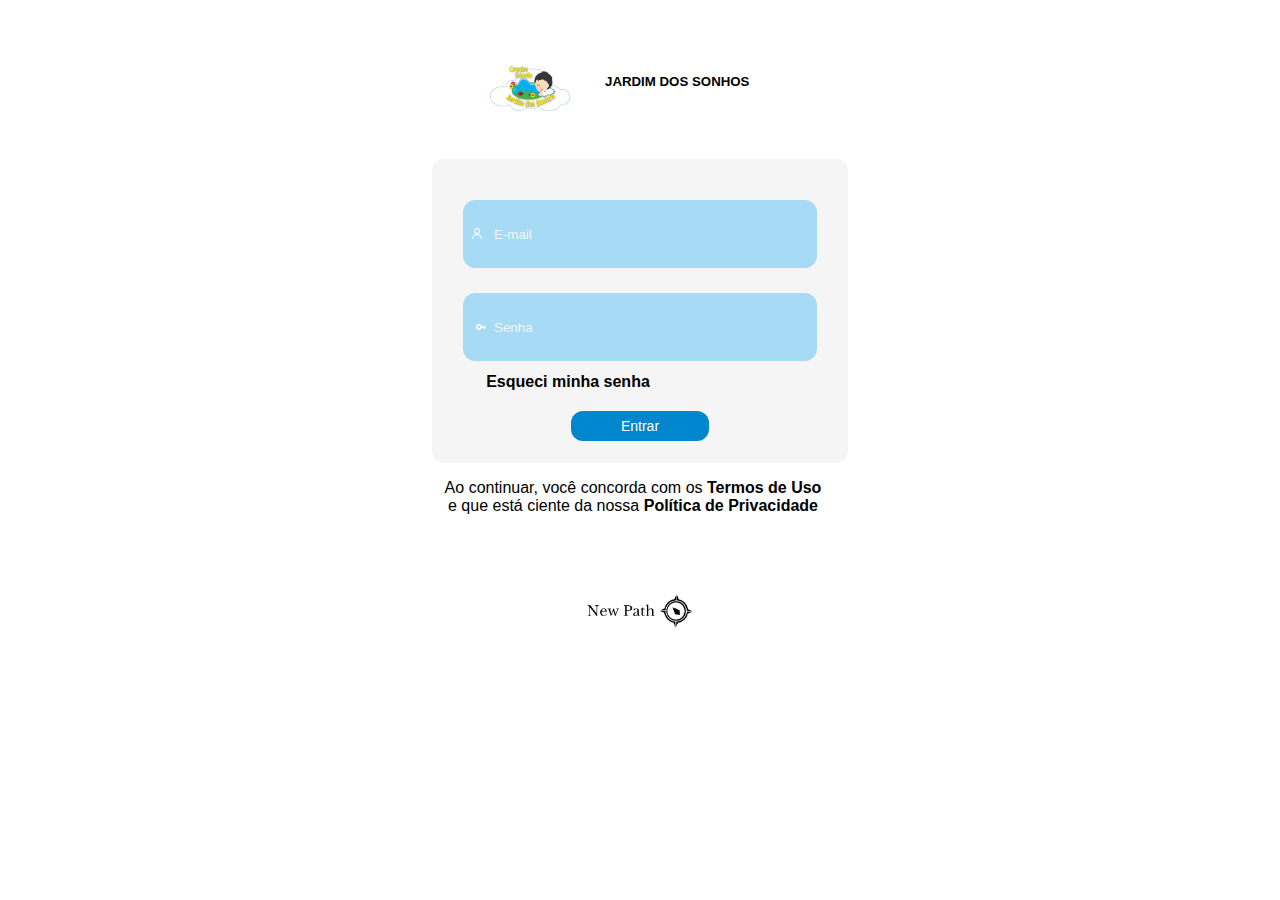
<file: html/index.html>
<!DOCTYPE html>
<html lang="pt-br">
<head>
    <meta charset="UTF-8">
    <meta http-equiv="X-UA-Compatible" content="IE=edge">
    <meta name="viewport" content="width=device-width, initial-scale=1.0">
    <link rel="stylesheet" href="../css/style.css">
    <title>Creche</title>
</head>
<body>
    <div class="container">
    <img src="../imagens/creche.png" class="img"> <h5>JARDIM DOS SONHOS</h5>
</div>

<form id="form" action="menuPrincipal.html" method="get">
    <div class="usuario">
      <input type="email" name="email" id="email" placeholder="E-mail" required>
    </div>
      
    <div class="senha">
      <input type="password" name="senha" id="senha" placeholder="Senha" minlength="8" required>
    </div>
      
    <a href="../html/esqueceuSenha.html" class="esqueceu"><strong>Esqueci minha senha</strong></a>
    <input type="submit" value="Entrar" class="entrar">
  </form>

    <p class="termo">Ao continuar, você concorda com os <strong>Termos de Uso</strong> <br>e que está ciente da nossa <strong>Política de Privacidade</strong></p>
    <img src="../imagens/new path.png" class="path">

    
</body>
</html>
</file>
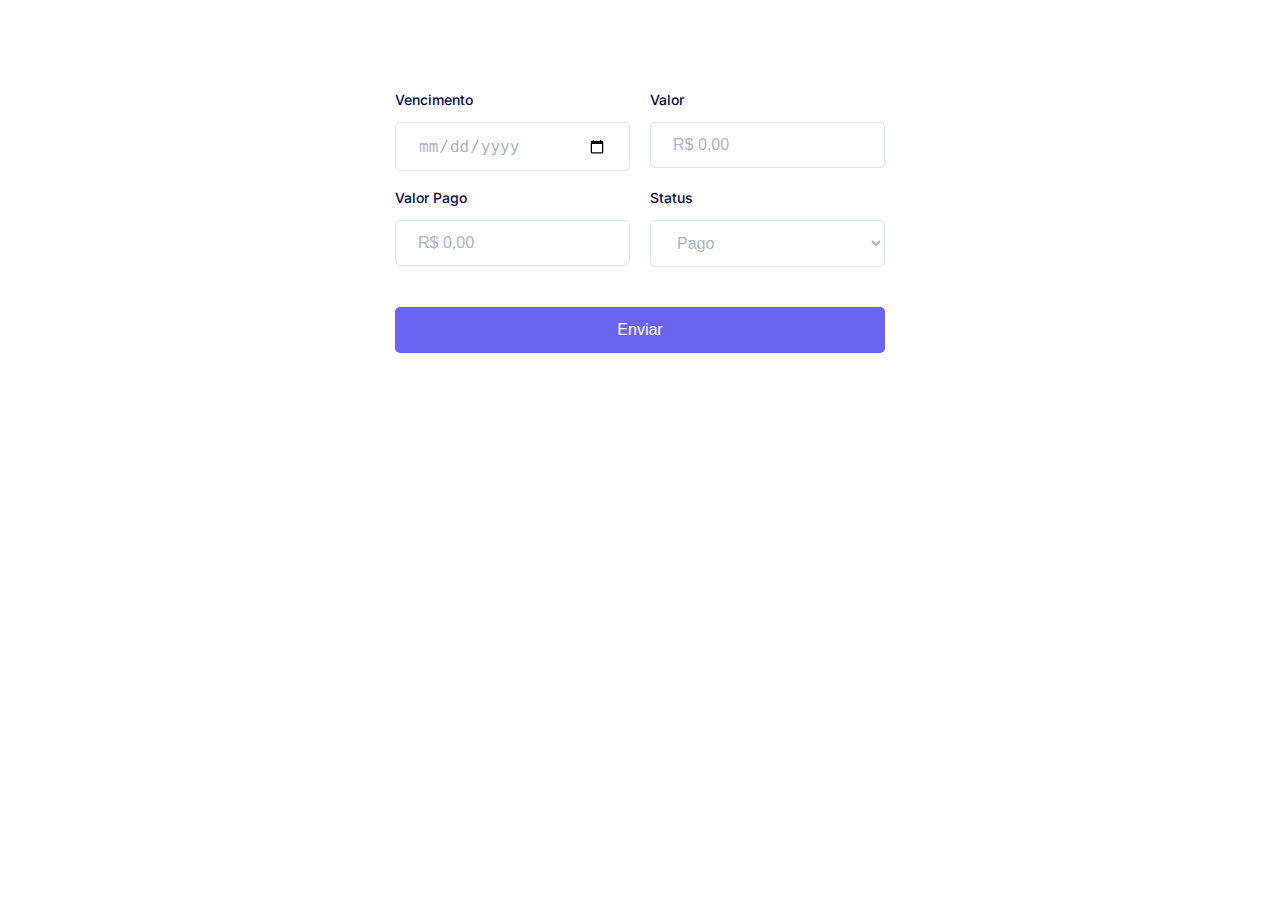
<file: formularios/form-financa.html>
<!DOCTYPE html>
<html lang="pt-br">
<head>
    <meta charset="UTF-8">
    <meta name="viewport" content="width=device-width, initial-scale=1.0">
    <title>Formulário de Saúde</title>
</head>
<body>

    
    
<div class="formbold-main-wrapper">
    <!-- Author: FormBold Team -->
    <!-- Learn More: https://formbold.com -->
    <div class="formbold-form-wrapper">
      <form action="https://formbold.com/s/FORM_ID" method="POST">
        <div class="formbold-input-flex">
          <div>
            <label for="firstname" class="formbold-form-label"> Vencimento </label>
            <input
              type="date"
              name="firstname"
              id="firstname"
              placeholder=""
              class="formbold-form-input"
            />
          </div>
  
          <div class="tooltip">
            <label for="lastname" class="formbold-form-label"> Valor </label>
            <input
              type="text"
              name="lastname"
              id="lastname"
              placeholder="R$ 0,00"
              class="formbold-form-input"
              oninput="addCurrencySymbol(this)"
            />
            <span class="tooltiptext">não esqueça de acrescentar os centavos.</span>
          </div>
        </div>
  
        <div class="formbold-input-flex">
            <div class="tooltip-2">
                <label for="email" class="formbold-form-label"> Valor Pago </label>
              <input
              type="text"
              name="lastname"
              id="lastname"
              placeholder="R$ 0,00"
              class="formbold-form-input"
              oninput="addCurrencySymbol(this)"
              />
              <span class="tooltiptext">não esqueça de acrescentar os centavos.</span>

          </div>
  
          <div>
            <label class="formbold-form-label">Status</label>

            <select class="formbold-form-input" name="occupation" id="occupation">
            <option value="pago">Pago</option>
            <option value="pendente">Pendente</option>
            </select>
        </div>
        </div>
  
       
        <button class="formbold-btn">Enviar</button>
      </form>
    </div>
  </div>
  <style>
    @import url('https://fonts.googleapis.com/css2?family=Inter:wght@400;500;600;700&display=swap');
    * {
      margin: 0;
      padding: 0;
      box-sizing: border-box;
    }
    body {
      font-family: 'Inter', sans-serif;
    }
    .formbold-mb-3 {
      margin-bottom: 15px;
    }
  
    .formbold-main-wrapper {
      display: flex;
      align-items: center;
      justify-content: center;
      padding: 48px;
    }
  
    .formbold-form-wrapper {
      margin: 0 auto;
      max-width: 570px;
      width: 100%;
      background: white;
      padding: 40px;
    }
  
    .formbold-img {
      display: block;
      margin: 0 auto 45px;
    }
  
    .formbold-input-wrapp > div {
      display: flex;
      gap: 20px;
    }
  
    .formbold-input-flex {
      display: flex;
      gap: 20px;
      margin-bottom: 15px;
    }
    .formbold-input-flex > div {
      width: 50%;
    }
    .formbold-form-input {
      width: 100%;
      padding: 13px 22px;
      border-radius: 5px;
      border: 1px solid #dde3ec;
      background: #ffffff;
      font-weight: 500;
      font-size: 16px;
      color: #536387;
      outline: none;
      resize: none;
    }
    .formbold-form-input::placeholder,
    select.formbold-form-input,
    .formbold-form-input[type='date']::-webkit-datetime-edit-text,
    .formbold-form-input[type='date']::-webkit-datetime-edit-month-field,
    .formbold-form-input[type='date']::-webkit-datetime-edit-day-field,
    .formbold-form-input[type='date']::-webkit-datetime-edit-year-field {
      color: rgba(83, 99, 135, 0.5);
    }
  
    .formbold-form-input:focus {
      border-color: #6a64f1;
      box-shadow: 0px 3px 8px rgba(0, 0, 0, 0.05);
    }
    .formbold-form-label {
      color: #07074D;
      font-weight: 500;
      font-size: 14px;
      line-height: 24px;
      display: block;
      margin-bottom: 10px;
    }
  
    .formbold-form-file-flex {
      display: flex;
      align-items: center;
      gap: 20px;
    }
    .formbold-form-file-flex .formbold-form-label {
      margin-bottom: 0;
    }
    .formbold-form-file {
      font-size: 14px;
      line-height: 24px;
      color: #536387;
    }
    .formbold-form-file::-webkit-file-upload-button {
      display: none;
    }
    .formbold-form-file:before {
      content: 'Upload file';
      display: inline-block;
      background: #EEEEEE;
      border: 0.5px solid #FBFBFB;
      box-shadow: inset 0px 0px 2px rgba(0, 0, 0, 0.25);
      border-radius: 3px;
      padding: 3px 12px;
      outline: none;
      white-space: nowrap;
      -webkit-user-select: none;
      cursor: pointer;
      color: #637381;
      font-weight: 500;
      font-size: 12px;
      line-height: 16px;
      margin-right: 10px;
    }
  
    .formbold-btn {
      text-align: center;
      width: 100%;
      font-size: 16px;
      border-radius: 5px;
      padding: 14px 25px;
      border: none;
      font-weight: 500;
      background-color: #6a64f1;
      color: white;
      cursor: pointer;
      margin-top: 25px;
    }
    .formbold-btn:hover {
      box-shadow: 0px 3px 8px rgba(0, 0, 0, 0.05);
    }
  
    .formbold-w-45 {
      width: 45%;
    }

    .tooltip {
    position: relative;
    display: inline-block;
    cursor: pointer;
  }

  .tooltip .tooltiptext {
    visibility: hidden;
    width: 200px;
    background-color: #333;
    color: #fff;
    text-align: center;
    border-radius: 4px;
    padding: 5px;
    position: absolute;
    z-index: 1;
    bottom: 0%;
    left: 150%;
    margin-left: -100px;
    opacity: 0;
    transition: ease-in-out 0.3s;
  }

  .tooltip:hover .tooltiptext {
    visibility: visible;
    opacity: 1;
  }

  .tooltip-2 {
    position: relative;
    display: inline-block;
    cursor: pointer;
  }

  .tooltip-2 .tooltiptext {
    visibility: hidden;
    width: 200px;
    background-color: #333;
    color: #fff;
    text-align: center;
    border-radius: 4px;
    padding: 5px;
    position: absolute;
    z-index: 1;
    bottom: 0%;
    left: -90%;
    margin-right: 100px;
    opacity: 0;
    transition: ease-in-out 0.3s;
  }

  .tooltip-2:hover .tooltiptext {
    visibility: visible;
    opacity: 1;
  }


</style>
<script>
    function addCurrencySymbol(input) {
      var value = input.value;
      // Remove quaisquer caracteres não numéricos (exceto vírgulas e pontos)
      value = value.replace(/[^0-9,.]/g, '');
      // Verifica se há um valor numérico
      if (value !== '') {
        // Adiciona o prefixo "R$" ao valor
        value = 'R$ ' + value;
      }
      // Atualiza o valor do campo
      input.value = value;
    }
</script>
</body>
</html>
</file>
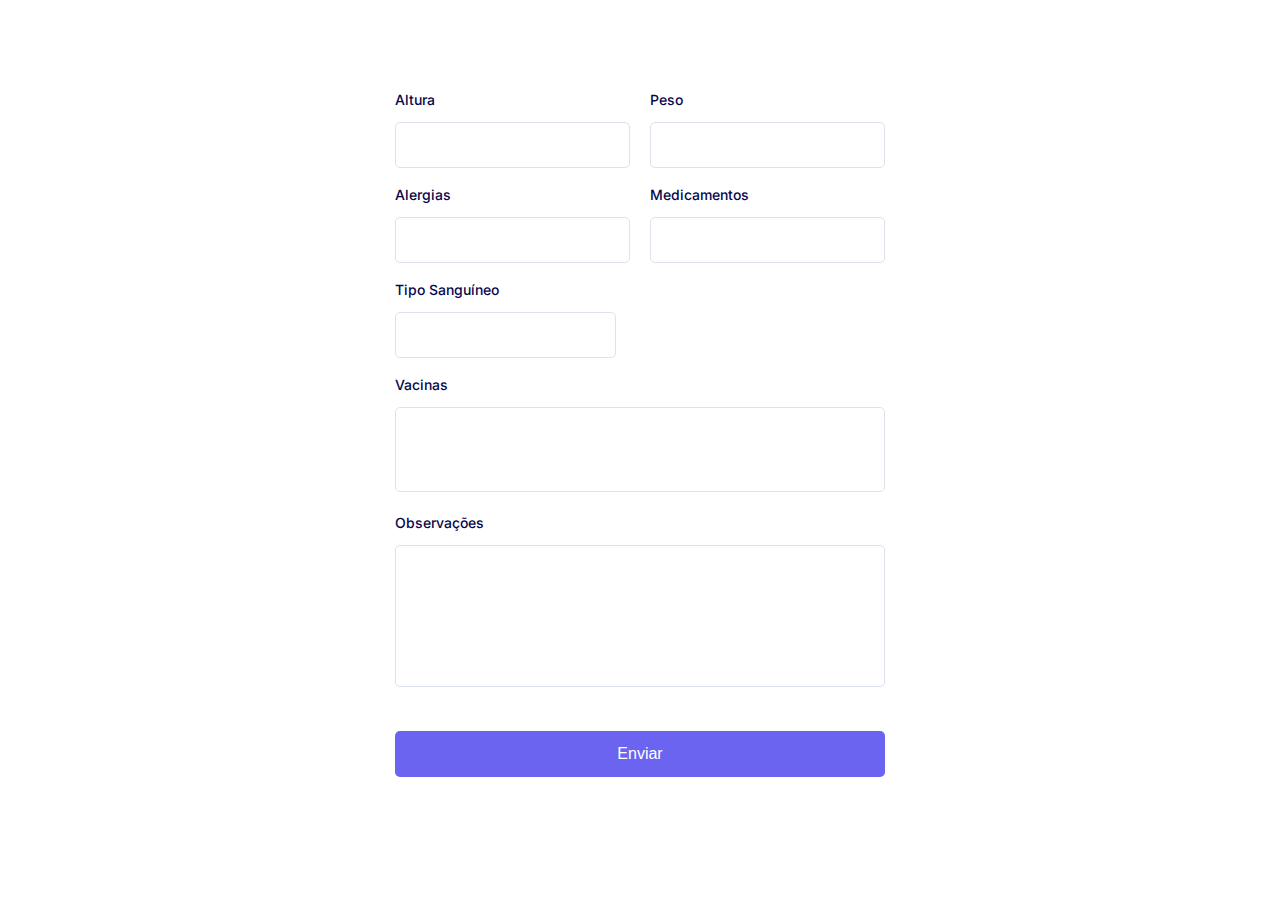
<file: formularios/form-medico.html>
<!DOCTYPE html>
<html lang="pt-br">
<head>
    <meta charset="UTF-8">
    <meta name="viewport" content="width=device-width, initial-scale=1.0">
    <title>Formulário de Saúde</title>
</head>
<body>
    
<div class="formbold-main-wrapper">
    <!-- Author: FormBold Team -->
    <!-- Learn More: https://formbold.com -->
    <div class="formbold-form-wrapper">
      <form action="https://formbold.com/s/FORM_ID" method="POST">
        <div class="formbold-input-flex">
          <div>
            <label for="firstname" class="formbold-form-label"> Altura </label>
            <input
              type="text"
              name="firstname"
              id="firstname"
              placeholder=""
              class="formbold-form-input"
            />
          </div>
  
          <div>
            <label for="lastname" class="formbold-form-label"> Peso </label>
            <input
              type="text"
              name="lastname"
              id="lastname"
              placeholder=""
              class="formbold-form-input"
            />
          </div>
        </div>
  
        <div class="formbold-input-flex">
          <div>
              <label for="email" class="formbold-form-label"> Alergias </label>
              <input
              type="text"
              name="email"
              id="email"
              placeholder=""
              class="formbold-form-input"
              />
          </div>
  
          <div>
            <label for="firstname" class="formbold-form-label"> Medicamentos </label>
            <input
              type="text"
              name="firstname"
              id="firstname"
              placeholder=""
              class="formbold-form-input"
            />
          </div>
        </div>
  
        <div class="formbold-mb-3 formbold-input-wrapp">
          <label for="phone" class="formbold-form-label"> Tipo Sanguíneo </label>
  
          <div>
            <input
              type="text"
              name="areacode"
              id="areacode"
              placeholder=""
              class="formbold-form-input formbold-w-45"
            />
          </div>
        </div>
  
        <div class="formbold-mb-3">
            <label for="message" class="formbold-form-label">
              Vacinas
            </label>
            <textarea
              rows="3"
              name="message"
              id="message"
              class="formbold-form-input"
            ></textarea>
          </div>
  
       
        <div class="formbold-mb-3">
          <label for="message" class="formbold-form-label">
            Observações
          </label>
          <textarea
            rows="6"
            name="message"
            id="message"
            class="formbold-form-input"
          ></textarea>
        </div>
  
       
        <button class="formbold-btn">Enviar</button>
      </form>
    </div>
  </div>
  <style>
    @import url('https://fonts.googleapis.com/css2?family=Inter:wght@400;500;600;700&display=swap');
    * {
      margin: 0;
      padding: 0;
      box-sizing: border-box;
    }
    body {
      font-family: 'Inter', sans-serif;
    }
    .formbold-mb-3 {
      margin-bottom: 15px;
    }
  
    .formbold-main-wrapper {
      display: flex;
      align-items: center;
      justify-content: center;
      padding: 48px;
    }
  
    .formbold-form-wrapper {
      margin: 0 auto;
      max-width: 570px;
      width: 100%;
      background: white;
      padding: 40px;
    }
  
    .formbold-img {
      display: block;
      margin: 0 auto 45px;
    }
  
    .formbold-input-wrapp > div {
      display: flex;
      gap: 20px;
    }
  
    .formbold-input-flex {
      display: flex;
      gap: 20px;
      margin-bottom: 15px;
    }
    .formbold-input-flex > div {
      width: 50%;
    }
    .formbold-form-input {
      width: 100%;
      padding: 13px 22px;
      border-radius: 5px;
      border: 1px solid #dde3ec;
      background: #ffffff;
      font-weight: 500;
      font-size: 16px;
      color: #536387;
      outline: none;
      resize: none;
    }
    .formbold-form-input::placeholder,
    select.formbold-form-input,
    .formbold-form-input[type='date']::-webkit-datetime-edit-text,
    .formbold-form-input[type='date']::-webkit-datetime-edit-month-field,
    .formbold-form-input[type='date']::-webkit-datetime-edit-day-field,
    .formbold-form-input[type='date']::-webkit-datetime-edit-year-field {
      color: rgba(83, 99, 135, 0.5);
    }
  
    .formbold-form-input:focus {
      border-color: #6a64f1;
      box-shadow: 0px 3px 8px rgba(0, 0, 0, 0.05);
    }
    .formbold-form-label {
      color: #07074D;
      font-weight: 500;
      font-size: 14px;
      line-height: 24px;
      display: block;
      margin-bottom: 10px;
    }
  
    .formbold-form-file-flex {
      display: flex;
      align-items: center;
      gap: 20px;
    }
    .formbold-form-file-flex .formbold-form-label {
      margin-bottom: 0;
    }
    .formbold-form-file {
      font-size: 14px;
      line-height: 24px;
      color: #536387;
    }
    .formbold-form-file::-webkit-file-upload-button {
      display: none;
    }
    .formbold-form-file:before {
      content: 'Upload file';
      display: inline-block;
      background: #EEEEEE;
      border: 0.5px solid #FBFBFB;
      box-shadow: inset 0px 0px 2px rgba(0, 0, 0, 0.25);
      border-radius: 3px;
      padding: 3px 12px;
      outline: none;
      white-space: nowrap;
      -webkit-user-select: none;
      cursor: pointer;
      color: #637381;
      font-weight: 500;
      font-size: 12px;
      line-height: 16px;
      margin-right: 10px;
    }
  
    .formbold-btn {
      text-align: center;
      width: 100%;
      font-size: 16px;
      border-radius: 5px;
      padding: 14px 25px;
      border: none;
      font-weight: 500;
      background-color: #6a64f1;
      color: white;
      cursor: pointer;
      margin-top: 25px;
    }
    .formbold-btn:hover {
      box-shadow: 0px 3px 8px rgba(0, 0, 0, 0.05);
    }
  
    .formbold-w-45 {
      width: 45%;
    }
</style>
</body>
</html>
</file>
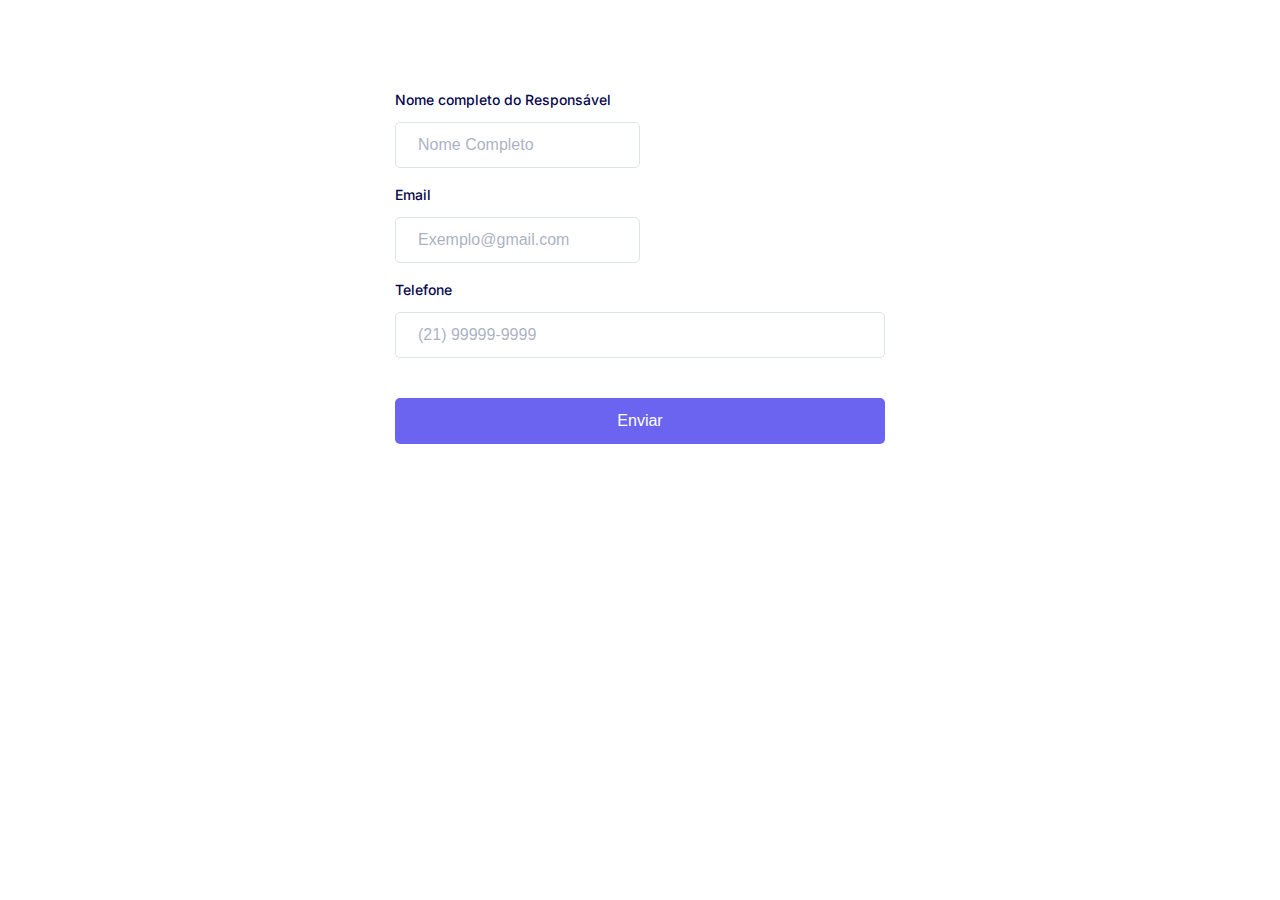
<file: formularios/form-perfil.html>
<!DOCTYPE html>
<html lang="pt-br">
<head>
    <meta charset="UTF-8">
    <meta name="viewport" content="width=device-width, initial-scale=1.0">
    <title>Formulário do Perfil</title>
</head>
<body>
    <div class="formbold-main-wrapper">
        <!-- Author: FormBold Team -->
        <!-- Learn More: https://formbold.com -->
        <div class="formbold-form-wrapper">
          <form action="https://formbold.com/s/FORM_ID" method="POST">
            <div class="formbold-input-flex">
              <div>
                <label for="firstname" class="formbold-form-label"> Nome completo do Responsável </label>
                <input
                  type="text"
                  name="firstname"
                  id="firstname"
                  placeholder="Nome Completo"
                  class="formbold-form-input"
                />
              </div>
            </div>
      
            <div class="formbold-input-flex">
              <div>
                  <label for="email" class="formbold-form-label"> Email </label>
                  <input
                  type="email"
                  name="email"
                  id="email"
                  placeholder="Exemplo@gmail.com"
                  class="formbold-form-input"
                  />
              </div>
      
             
            </div>
      
            <div class="formbold-mb-3 formbold-input-wrapp">
              <label for="phone" class="formbold-form-label"> Telefone </label>
      
              <div>
                <input
                  type="text"
                  name="phone"
                  id="phone"
                  placeholder="(21) 99999-9999"
                  class="formbold-form-input"
                />
              </div>
            </div>
      
            <button class="formbold-btn">Enviar</button>
          </form>
        </div>
      </div>
      <style>
        @import url('https://fonts.googleapis.com/css2?family=Inter:wght@400;500;600;700&display=swap');
        * {
          margin: 0;
          padding: 0;
          box-sizing: border-box;
        }
        body {
          font-family: 'Inter', sans-serif;
        }
        .formbold-mb-3 {
          margin-bottom: 15px;
        }
      
        .formbold-main-wrapper {
          display: flex;
          align-items: center;
          justify-content: center;
          padding: 48px;
        }
      
        .formbold-form-wrapper {
          margin: 0 auto;
          max-width: 570px;
          width: 100%;
          background: white;
          padding: 40px;
        }
      
        .formbold-img {
          display: block;
          margin: 0 auto 45px;
        }
      
        .formbold-input-wrapp > div {
          display: flex;
          gap: 20px;
        }
      
        .formbold-input-flex {
          display: flex;
          gap: 20px;
          margin-bottom: 15px;
        }
        .formbold-input-flex > div {
          width: 50%;
        }
        .formbold-form-input {
          width: 100%;
          padding: 13px 22px;
          border-radius: 5px;
          border: 1px solid #dde3ec;
          background: #ffffff;
          font-weight: 500;
          font-size: 16px;
          color: #536387;
          outline: none;
          resize: none;
        }
        .formbold-form-input::placeholder,
        select.formbold-form-input,
        .formbold-form-input[type='date']::-webkit-datetime-edit-text,
        .formbold-form-input[type='date']::-webkit-datetime-edit-month-field,
        .formbold-form-input[type='date']::-webkit-datetime-edit-day-field,
        .formbold-form-input[type='date']::-webkit-datetime-edit-year-field {
          color: rgba(83, 99, 135, 0.5);
        }
      
        .formbold-form-input:focus {
          border-color: #6a64f1;
          box-shadow: 0px 3px 8px rgba(0, 0, 0, 0.05);
        }
        .formbold-form-label {
          color: #07074D;
          font-weight: 500;
          font-size: 14px;
          line-height: 24px;
          display: block;
          margin-bottom: 10px;
        }
      
        .formbold-form-file-flex {
          display: flex;
          align-items: center;
          gap: 20px;
        }
        .formbold-form-file-flex .formbold-form-label {
          margin-bottom: 0;
        }
        .formbold-form-file {
          font-size: 14px;
          line-height: 24px;
          color: #536387;
        }
        .formbold-form-file::-webkit-file-upload-button {
          display: none;
        }
        .formbold-form-file:before {
          content: 'Upload file';
          display: inline-block;
          background: #EEEEEE;
          border: 0.5px solid #FBFBFB;
          box-shadow: inset 0px 0px 2px rgba(0, 0, 0, 0.25);
          border-radius: 3px;
          padding: 3px 12px;
          outline: none;
          white-space: nowrap;
          -webkit-user-select: none;
          cursor: pointer;
          color: #637381;
          font-weight: 500;
          font-size: 12px;
          line-height: 16px;
          margin-right: 10px;
        }
      
        .formbold-btn {
          text-align: center;
          width: 100%;
          font-size: 16px;
          border-radius: 5px;
          padding: 14px 25px;
          border: none;
          font-weight: 500;
          background-color: #6a64f1;
          color: white;
          cursor: pointer;
          margin-top: 25px;
        }
        .formbold-btn:hover {
          box-shadow: 0px 3px 8px rgba(0, 0, 0, 0.05);
        }
      
        .formbold-w-45 {
          width: 45%;
        }
      </style>
</body>
</html>
</file>
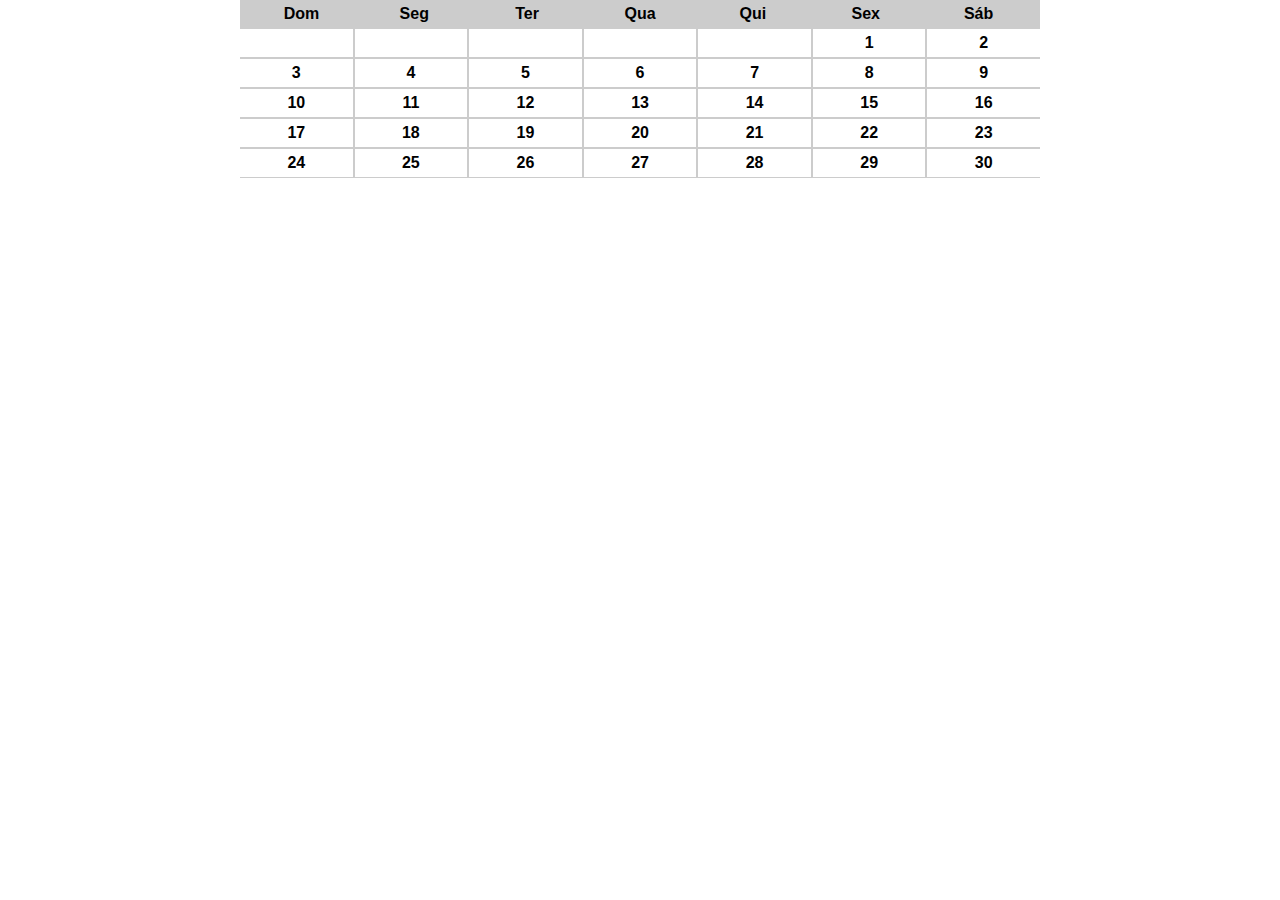
<file: html/calendario.html>
<!DOCTYPE html>
<html>
<head>
	<meta charset="UTF-8">
	<title>Calendário em HTML e JavaScript</title>
	<link rel="stylesheet" href="../css/calendario.css">
</head>
<body>
	<div class="calendar">
		<div class="header">
			<div class="day">Dom</div>
			<div class="day">Seg</div>
			<div class="day">Ter</div>
			<div class="day">Qua</div>
			<div class="day">Qui</div>
			<div class="day">Sex</div>
			<div class="day">Sáb</div>
		</div>
		<div class="week">
			<div class="day"></div>
			<div class="day"></div>
			<div class="day"></div>
			<div class="day"></div>
			<div class="day"></div>
			<div class="day">1</div>
			<div class="day">2</div>
		</div>
		<div class="week">
			<div class="day">3</div>
			<div class="day">4</div>
			<div class="day">5</div>
			<div class="day">6</div>
			<div class="day">7</div>
			<div class="day">8</div>
			<div class="day">9</div>
		</div>
		<div class="week">
			<div class="day">10</div>
			<div class="day">11</div>
			<div class="day">12</div>
			<div class="day">13</div>
			<div class="day">14</div>
			<div class="day">15</div>
			<div class="day">16</div>
		</div>
		<div class="week">
			<div class="day">17</div>
			<div class="day">18</div>
			<div class="day">19</div>
			<div class="day">20</div>
			<div class="day">21</div>
			<div class="day">22</div>
			<div class="day">23</div>
		</div>
		<div class="week">
			<div class="day">24</div>
			<div class="day">25</div>
			<div class="day">26</div>
			<div class="day">27</div>
			<div class="day">28</div>
			<div class="day">29</div>
			<div class="day">30</div>
		</div>
	</div>
</body>
</html>
</file>
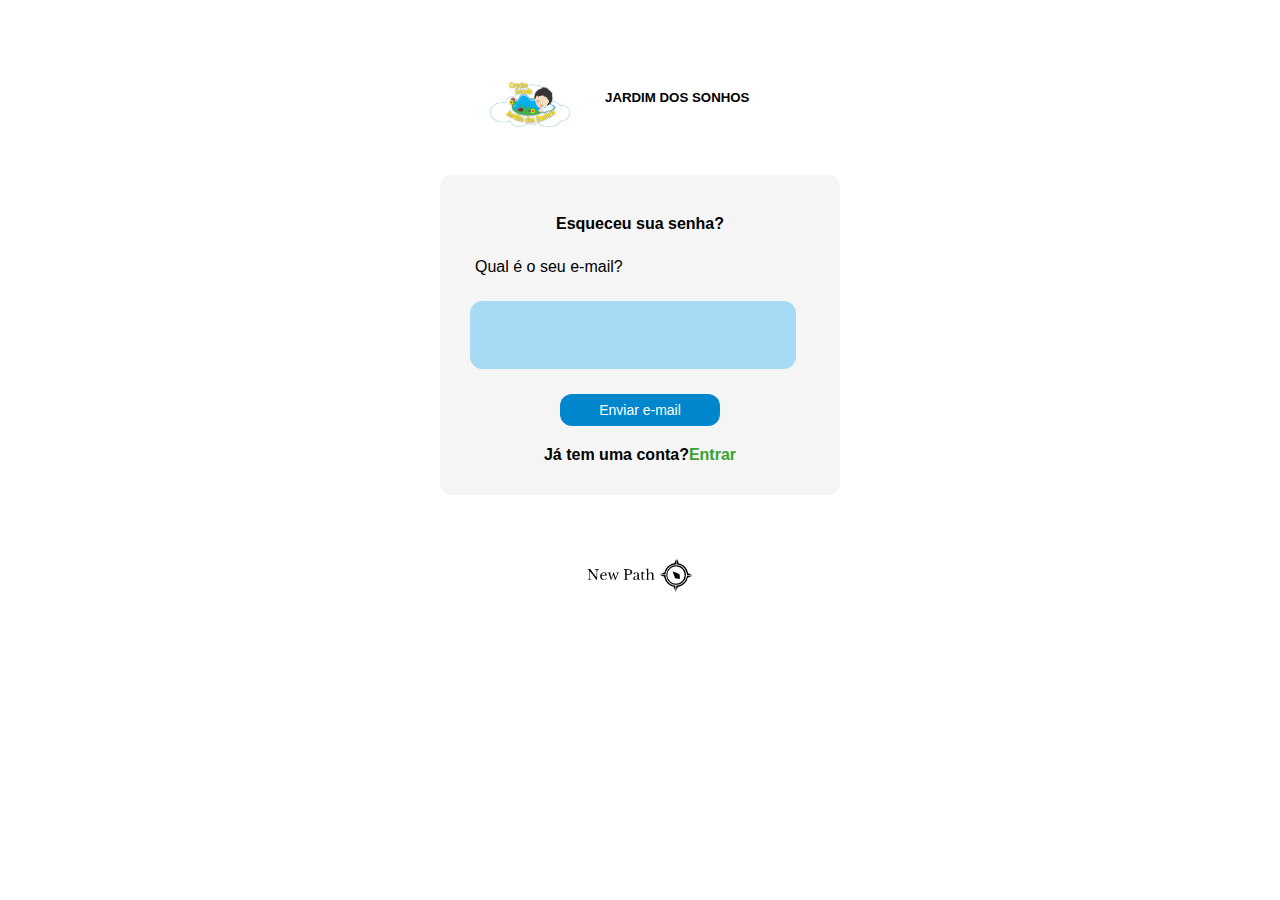
<file: html/esqueceuSenha.html>
<!DOCTYPE html>
<html lang="pt-br">
<head>
    <meta charset="UTF-8">
    <meta http-equiv="X-UA-Compatible" content="IE=edge">
    <meta name="viewport" content="width=device-width, initial-scale=1.0">
    <link rel="stylesheet" href="../css/styleEsqueceu.css">
    <title>Creche</title>
</head>
<body>
    <div class="container">
    <img src="../imagens/creche.png" class="img"> <h5>JARDIM DOS SONHOS</h5>
</div>

<form id="form_1" action="notificado.html" method="get">
    <a class="textoSenha"><strong>Esqueceu sua senha?</strong></a>
    <a class="qualEmail">Qual é o seu e-mail?</a>
    <div class="usuario_recuperar">
        <input type="email" name="email" required title="Por favor, preencha seu e-mail">  
      </div>
    <input type="submit" value="Enviar e-mail" class="entrar_2">
      <!-- Span é para modificar no css e deixar os textos na mesma linha -->
    <span>
    <a><strong>Já tem uma conta? </strong></a><a href="index.html" class="entrar"><strong> Entrar</a></strong>
</span>
  </form>
    <img src="../imagens/new path.png" class="path">
  </body>
</html>
</file>
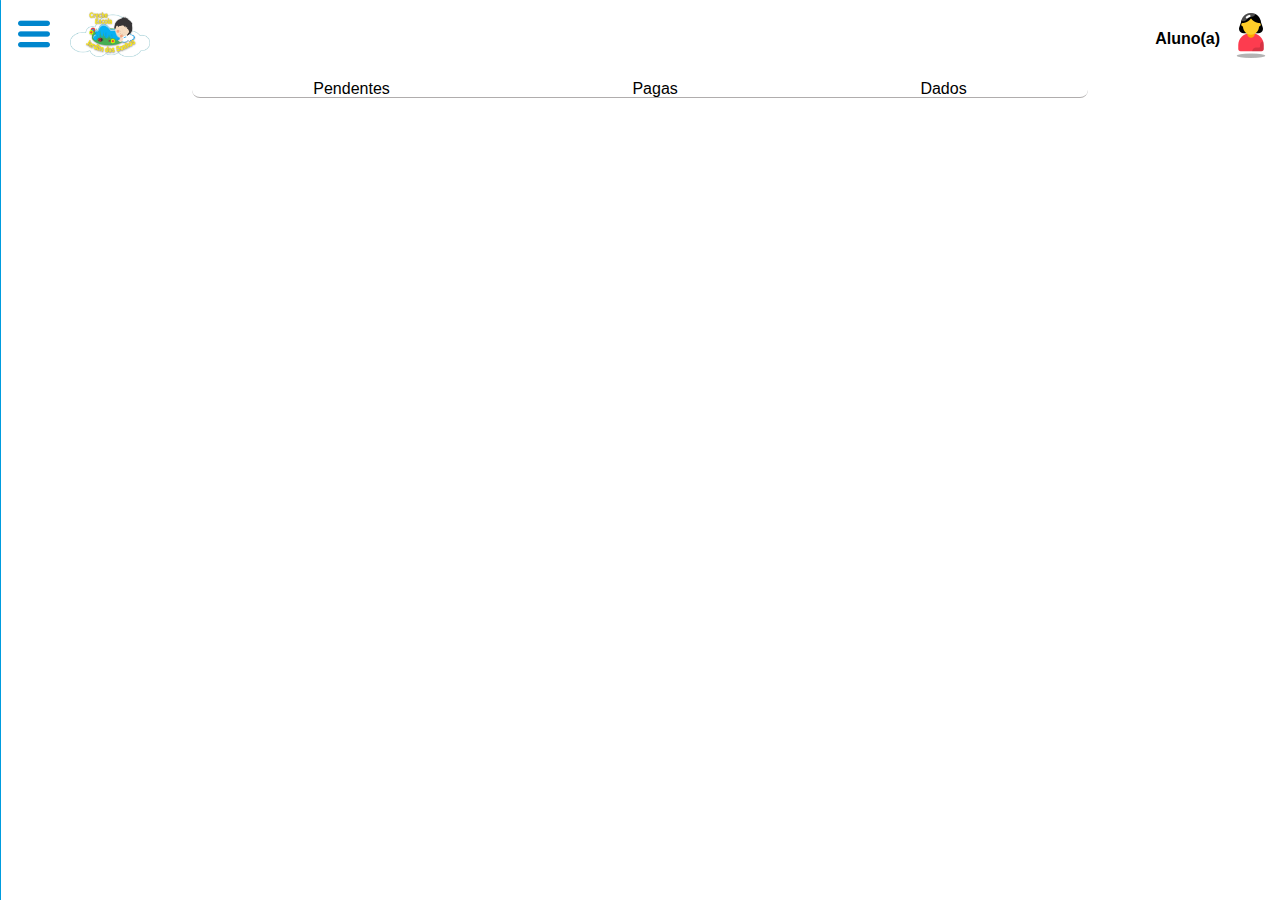
<file: html/financa.html>
<!DOCTYPE html>
<html lang="pt-br">
<head>
    <meta charset="UTF-8">
    <meta http-equiv="X-UA-Compatible" content="IE=edge">
    <meta name="viewport" content="width=device-width, initial-scale=1.0">
    <link rel="stylesheet" href="../css/financa.css">
    <title>Creche</title>
</head>
<body>
   <!-- Menu acima-->
<div class="main">
  <navbar class="navbar">
    <div class="esquerda-nav">
    <div onclick="openNav()"><img src="../imagens/icon menu.png" class="menu-azul"></div>
      <div><img src="../imagens/creche.png" class="logo-navbar"></div>
    </div>
    <div class="direita-nav">
      <div class="texto-user"><h5><strong>Aluno(a)</strong></h5></div>
      <div><img src="../imagens/icon aluna.png" class="logo-user"></div>
    </div>
  </navbar>
  
    <!--Menu lateral-->
    <div id="mySidenav" class="sidenav">
      <div class="side">
        <a href="javascript:void(0)" onclick="closeNav()"><img src="../imagens/icon menu.png" class="menu-cinza"></a>
        <div><img src="../imagens/creche.png" class="logo-sidebar"></div>
      </div>
      <div class="iten-menu">
        <a href="#"><img src="../imagens/icon calendario cinza.png">
          <p>Calendario</p></a>
  
        <a href="#" onclick="toggleSubMenu('subMenuFinanca')">
          <img src="../imagens/icon financeiro cinza.png">
          <div class="esquerda"><img src="../imagens/icon seta cinza.png" id="seta1"></div>
          <p>Financeiro</p>
          <div id="subMenuFinanca" class="sub-menu">
            <div class="div-container">
              <a href="financa.html#pendetes">Pendentes</a>
              <a href="financa.html#pagas">Pagas</a>
              <a href="financa.html#dados">Dados</a>
            </div>
          </div>
        </a>
        <a href="menuPrincipal.html"><img src="../imagens/icon home azul.png"><p>Home</p></a>
  
        <a href="#" onclick="toggleSubMenu('subMenuMedico')">
          <img src="../imagens/icon saude cinza.png">
          <div class="esquerda"><img src="../imagens/icon seta cinza.png" id="seta2"></div>
          <p>Saude</p>
          <div id="subMenuMedico" class="sub-menu">
            <div class="div-container">
              <a href="medico.html#ficha-medica">Ficha Médica</a>
              <a href="#">Atestados</a>
              <a href="#">Cardápio</a>
            </div>
          </div>
        </a>
  
        <a href="#" onclick="toggleSubMenu('subMenuPerfil')">
          <img src="../imagens/icon user cinza.png">
          <div class="esquerda"><img src="../imagens/icon seta cinza.png" id="seta3"></div>
          <p>Perfil</p>
          <div id="subMenuPerfil" class="sub-menu">
            <div class="div-container">
              <a href="#">Meus Dados</a>
              <a href="#">Configurações</a>
              <a href="#">Ajuda</a>
            </div>
          </div>
        </a>
      </div>
      <!-- Footer do menu lateral -->
      <div class="footer-menu">
        <a href="index.html"><img src="../imagens/sair.png" class="sair"><p>Sair</p></a>
      </div>
    
      <div class="copyriht"> 
        <img src="../imagens/icon copyright preto.png" class="copyright">
        <p><strong>2023 FROM NEWPATH</strong></p>
      </div>
    </div>
  
     <!--Financeiro: Pendentes, Pagas e Dados-->

     <div class="financa">
      <a href="#pendente" id="pendentes" class="opcao" onclick="toggleConteudo('conteudoPendente', this);">
        <p>Pendentes</p>
      </a>
    
      <a href="#pagas" id="pagas" class="opcao" onclick="toggleConteudo('conteudoPagas', this);">
        <p>Pagas</p>
      </a>
    
      <a href="#dados" id="dados" class="opcao" onclick="toggleConteudo('conteudoDados', this);">
        <p>Dados</p>
      </a>
    </div>

     <!-- Conteúdo invisível -->
      <!-- Pendentes -->
     <div id="conteudoPendente" class="conteudo">
      <div class="titulo">
        <p>Vencimento</p>
        <p>Valor
        <p>Valor Pago</p>
        <p>Status</p>  
        </p>
      </div>
      <div class="detalhe">
        <p class="data">15/06/2023</p>
        <p class="pago1">R$ 700,00</p>
        <p class="pago2"></p>
        <p class="pendente">Pendente</p>
        <a href="#" class="imagem-clicavel" onclick="expandirDetalhe(this);">
          <img id="seta-img" src="../imagens/seta-azul.png" />
        </a>
        <div id="conteudo-oculto" class="oculto">
          <!-- Conteúdo oculto -->
         <form action="">
          <div>
            <label for="arquivo">Anexar arquivo <img src="../imagens/anexo-cinza.png"></label>
            <input type="file" name="arquivo" id="arquivo">
          </div>
         </form>
        </div>
      </div>

    </div>
    
     <!-- Pagas -->

    <div id="conteudoPagas" class="conteudo">
    <div class="titulo">
      <p>Vencimento</p>
      <p>Valor
      <p>Valor Pago</p>
      <p>Status</p>  
      </p>
    </div>

    <div class="detalhe">
      <p class="data">15/06/2023</p>
      <p class="pago1">R$ 700,00</p>
      <p class="pago2">R$ 700,00</p>
      <p class="pagoP">Pago</p>
    </div>
    <div class="detalhe">
      <p class="data">15/05/2023</p>
      <p class="pago1">R$ 700,00</p>
      <p class="pago2">R$ 700,00</p>
      <p class="pagoP">Pago</p>
    </div>
    <div class="detalhe">
      <p class="data">15/04/2023</p>
      <p class="pago1">R$ 700,00</p>
      <p class="pago2">R$ 700,00</p>
      <p class="pagoP">Pago</p>
    </div>
    <div class="detalhe">
      <p class="data">15/03/2023</p>
      <p class="pago1">R$ 700,00</p>
      <p class="pago2">R$ 700,00</p>
      <p class="pagoP">Pago</p>
    </div>

    </div>

    <!-- Dados -->

    <div id="conteudoDados" class="conteudo">
      <div class="dados">
        <div class="chave">
          <div class="imagem-pix">
          <img src="../imagens/pix.png">
        </div>
        <div class="chave-aleatoria">
          <p>Chave Aleatória:</p>
          <p>1234567891011121314151617181920</p>
        </div>
        </div>
        <div class="agencia">
          <div class="imagem-agencia">
            <img src="../imagens/transferencia.png">
            <div class="conta">
              <p>Agência: </p>
              <p>Conta:</p>
            </div>
          </div>
        </div>
      </div>
    </div>
    

</body>
</html>

<script>
    /* Set the width of the side navigation to 250px and the left margin of the page content to 250px and add a black background color to body */
    function openNav() {
  document.getElementById("mySidenav").style.width = "250px";
  document.getElementById("main").style.marginLeft = "250px";
  document.body.style.backgroundColor = "rgba(0,0,0,0.0)";
}

/* Set the width of the side navigation to 0 and the left margin of the page content to 0, and the background color of body to white */
function closeNav() {
  document.getElementById("mySidenav").style.width = "0";
  document.getElementById("main").style.marginLeft = "0";
  document.body.style.backgroundColor = "white";
}

function toggleSubMenu(subMenuId) {
  var subMenu = document.getElementById(subMenuId);
  var isOpen = subMenu.classList.contains('open');

  // Fecha todos os submenus
  var subMenus = document.getElementsByClassName("sub-menu");
  for (var i = 0; i < subMenus.length; i++) {
    subMenus[i].classList.remove('open');
    subMenus[i].style.display = "none";
  }

  // Abre ou fecha o submenu atual
  if (!isOpen) {
    subMenu.classList.add('open');
    subMenu.style.display = "block";
  }
}

//Abre o conteúdo de pagamento
function toggleConteudo(id, link) {
  var conteudo = document.getElementById(id);
  var links = document.getElementsByClassName('opcao');

  for (var i = 0; i < links.length; i++) {
    links[i].classList.remove('selecionado');
  }

  link.classList.add('selecionado');

  var conteudos = document.getElementsByClassName('conteudo');

  for (var i = 0; i < conteudos.length; i++) {
    if (conteudos[i].id === id) {
      conteudos[i].classList.toggle('expandido');
    } else {
      conteudos[i].classList.remove('expandido');
    }
  }
}

function expandirDetalhe() {
  var detalhe = document.querySelector('.detalhe');
  detalhe.classList.toggle('expandido');
}




   
            // // document.getElementById('img-1').addEventListener('click', function() {
            // // document.getElementById('menu-lateral').style.left = '0'; 
            // });
          </script>
</file>
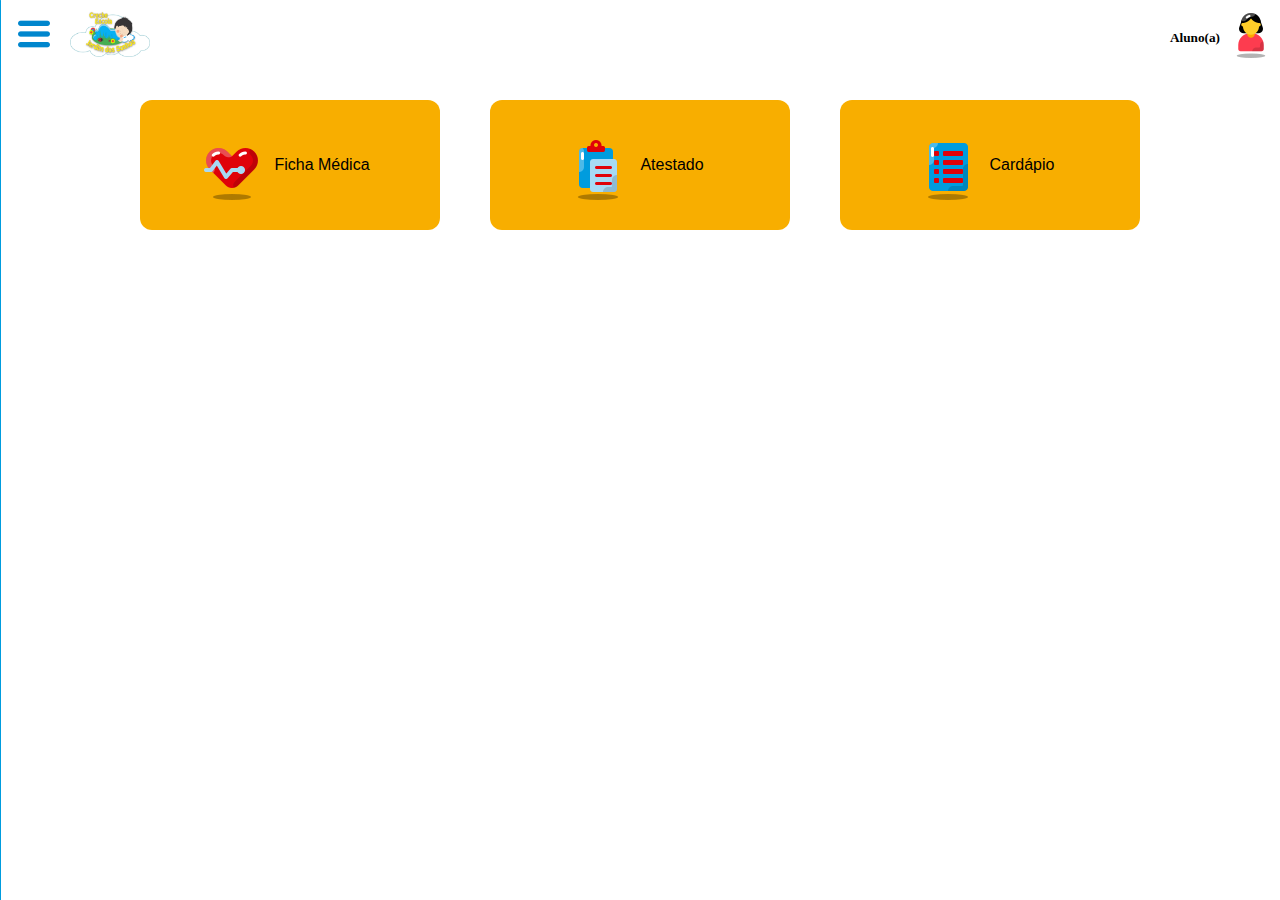
<file: html/medico.html>
<!DOCTYPE html>
<html lang="pt-br">
<head>
    <meta charset="UTF-8">
    <meta http-equiv="X-UA-Compatible" content="IE=edge">
    <meta name="viewport" content="width=device-width, initial-scale=1.0">
    <link rel="stylesheet" href="../css/medico.css">
    <title>Creche</title>
</head>
<body>
  <!-- Menu acima-->
<div class="main">
  <navbar class="navbar">
    <div class="esquerda-nav">
    <div onclick="openNav()"><img src="../imagens/icon menu.png" class="menu-azul"></div>
      <div><img src="../imagens/creche.png" class="logo-navbar"></div>
    </div>
    <div class="direita-nav">
      <div class="texto-user"><h5><strong>Aluno(a)</strong></h5></div>
      <div><img src="../imagens/icon aluna.png" class="logo-user"></div>
    </div>
  </navbar>
  
    <!--Menu lateral-->
    <div id="mySidenav" class="sidenav">
      <div class="side">
        <a href="javascript:void(0)" onclick="closeNav()"><img src="../imagens/icon menu.png" class="menu-cinza"></a>
        <div><img src="../imagens/creche.png" class="logo-sidebar"></div>
      </div>
      <div class="iten-menu">
        <a href="#"><img src="../imagens/icon calendario cinza.png">
          <p>Calendario</p></a>
  
        <a href="#" onclick="toggleSubMenu('subMenuFinanca')">
          <img src="../imagens/icon financeiro cinza.png">
          <div class="esquerda"><img src="../imagens/icon seta cinza.png" id="seta1"></div>
          <p>Financeiro</p>
          <div id="subMenuFinanca" class="sub-menu">
            <div class="div-container">
              <a href="financa.html#pendetes">Pendentes</a>
              <a href="financa.html#pagas">Pagas</a>
              <a href="financa.html#dados">Dados</a>
            </div>
          </div>
        </a>
        <a href="menuPrincipal.html"><img src="../imagens/icon home azul.png"><p>Home</p></a>
  
        <a href="#" onclick="toggleSubMenu('subMenuMedico')">
          <img src="../imagens/icon saude cinza.png">
          <div class="esquerda"><img src="../imagens/icon seta cinza.png" id="seta2"></div>
          <p>Saude</p>
          <div id="subMenuMedico" class="sub-menu">
            <div class="div-container">
              <a href="medico.html#ficha-medica">Ficha Médica</a>
              <a href="#">Atestados</a>
              <a href="#">Cardápio</a>
            </div>
          </div>
        </a>
  
        <a href="#" onclick="toggleSubMenu('subMenuPerfil')">
          <img src="../imagens/icon user cinza.png">
          <div class="esquerda"><img src="../imagens/icon seta cinza.png" id="seta3"></div>
          <p>Perfil</p>
          <div id="subMenuPerfil" class="sub-menu">
            <div class="div-container">
              <a href="#">Meus Dados</a>
              <a href="#">Configurações</a>
              <a href="#">Ajuda</a>
            </div>
          </div>
        </a>
      </div>
      <!-- Footer do menu lateral -->
      <div class="footer-menu">
        <a href="index.html"><img src="../imagens/sair.png" class="sair"><p>Sair</p></a>
      </div>
    
      <div class="copyriht"> 
        <img src="../imagens/icon copyright preto.png" class="copyright">
        <p><strong>2023 FROM NEWPATH</strong></p>
      </div>
    </div>

      <!--Ficha, Atestado e cardápio-->

      <div class="invisible">
        <div class="cards" id="ficha-medica">
          <img src="../imagens/icon ficha medica.png">
          <p>Ficha Médica</p>
          <div class="texto-expandido">
            <h1>Resumo</h1>
            <div class="detalhe">
              <div class="info">
                <img src="../imagens/boneco.png">
                <p class="altura-peso">Altura e peso</p>
              </div>
              <div class="centro-info">
                <p class="numero"><strong>109</strong></p>
                <p class="cm">cm</p>
                <p class="numero"><strong>19</strong></p>
                <div class="kg"><p>kg</p></div>
              </div>
              <div class="data">fev de 2023</div>
            </div>

            <div class="detalhe">
                <div class="info"><img src="../imagens/amendoim.png"><p>Alergias</p></div>
                <div class="centro-info">
                  <div class="alergias"><p>Não espeficicado</p></div>
                </div> <div class="data">fev de 2023</div></div>
              
            <div class="detalhe">
                <div class="info"><img src="../imagens/pilula.png"><p>Medicamentos</p></div> 
                <div class="centro-info">
                  <div class="medicamentos"><p>Não espeficicado</p></div>
                </div>
                <div class="data">fev de 2023</div></div>
            
                <div class="detalhe">
                <div class="info"><img src="../imagens/sangue.png"><p>Tipo Sanguíneo</p></div>
                <div class="centro-info">
                  <div class="sangue">
                    <p class="o">O+</p>
                  </div></div>
                <div class="data">fev de 2023</div></div>
           
                <div class="detalhe">
                <div class="info"><img src="../imagens/vacinacao.png"><p>Vacinas</p></div>
                <div class="vacinas">
                  <div class="sarampo"><p>Sarampo</p></div> <div class="febre"><p>Febre Amarela</p></div>
                </div>
                <div class="data">fev de 2023</div></div>
            
                <div class="detalhe">
                <div class="info"><img src="../imagens/marcador.png"><p>Observações</p></div> 
                <div class="centro-info">
                  <div class="observacao">
                    <p>Não espeficicado</p>
                  </div></div>
                <div class="data">fev de 2023</div></div>
          </div>
        </div>

    <div class="cards">
      <img src="../imagens/icon atestados.png">
      <p>Atestado</p>
      <div class="texto-expandido">
        <div class="atestado">
         <div class="box"><p><strong>Atestado de Aptidão Física</strong></p></div> 
          <div class="meu-arquivo">
            <p><strong>atestado_cardio.pdf</strong></p>
          <a href="../imagens/luis.jpeg" target="_target">
            <img src="../imagens/nuvem.png">
          </a>
        </div>
      </div>
      </div>
    </div>

    <div class="cards">
      <img src="../imagens/icon cardapio.png">
      <p>Cardápio</p>
      <div class="texto-expandido">
        <div class="cardapio">
          <p><strong>Colocação</strong></p>
          <div class="descricao">
            <p>Mini pão francês com manteiga;<br>  Café com leite</p>
          </div>
        </div>
        <div class="cardapio">
          <p><strong>Lanche da manhã</strong></p>
          <div class="descricao">
          <p>Biscoito maionese;<br> Suco de maracujá</p>
          </div>
        </div>
        <div class="cardapio">
          <p><strong>Almoço</strong></p>
          <div class="descricao">
            <p>Arroz, Feijão preto, Carne moída, Macarrão a bolonhesa;<br><br>
            Suco: Limonada;<br><br>
            Sobremesa: Maçã
            </p>
          </div>
        </div>
        <div class="cardapio">
          <p><strong>Lanche da Tarde</strong></p>
          <div class="descricao">
            <p>Duo de frutas (maçã e banana)</p>
          </div>
        </div>
      </div>
    </div>
  </div>

  <div class="footer"></div>

      <script>
/* Set the width of the side navigation to 250px and the left margin of the page content to 250px and add a black background color to body */
function openNav() {
  document.getElementById("mySidenav").style.width = "250px";
  document.getElementById("main").style.marginLeft = "250px";
  document.body.style.backgroundColor = "rgba(0,0,0,0.0)";
}

/* Set the width of the side navigation to 0 and the left margin of the page content to 0, and the background color of body to white */
function closeNav() {
  document.getElementById("mySidenav").style.width = "0";
  document.getElementById("main").style.marginLeft = "0";
  document.body.style.backgroundColor = "white";
}

function toggleSubMenu(subMenuId) {
  var subMenu = document.getElementById(subMenuId);
  var isOpen = subMenu.classList.contains('open');

  // Fecha todos os submenus
  var subMenus = document.getElementsByClassName("sub-menu");
  for (var i = 0; i < subMenus.length; i++) {
    subMenus[i].classList.remove('open');
    subMenus[i].style.display = "none";
  }

  // Abre ou fecha o submenu atual
  if (!isOpen) {
    subMenu.classList.add('open');
    subMenu.style.display = "block";
  }
}

// constante para os cards cards se abrirem

const cards = document.querySelectorAll('.cards');

cards.forEach(card => {
  card.addEventListener('click', () => {
    const textoExpandido = card.querySelector('.texto-expandido');
    card.classList.toggle('expandido');
    textoExpandido.classList.toggle('mostrar');
    card.classList.toggle('card-normal'); // Adicione essa linha para alternar entre as classes
  });
});

const card = document.querySelector('.cards');
let count = 0;

card.addEventListener('click', () => {
  count++;
  if (count === 9) {
    card.classList.add('animate');
  }
});

function abrirCard() {
  var card = document.getElementById("ficha-medica");
  card.style.display = "block";
}



        // // document.getElementById('img-1').addEventListener('click', function() {
        // // document.getElementById('menu-lateral').style.left = '0'; 
        // });
      </script>

  
</body>
</file>
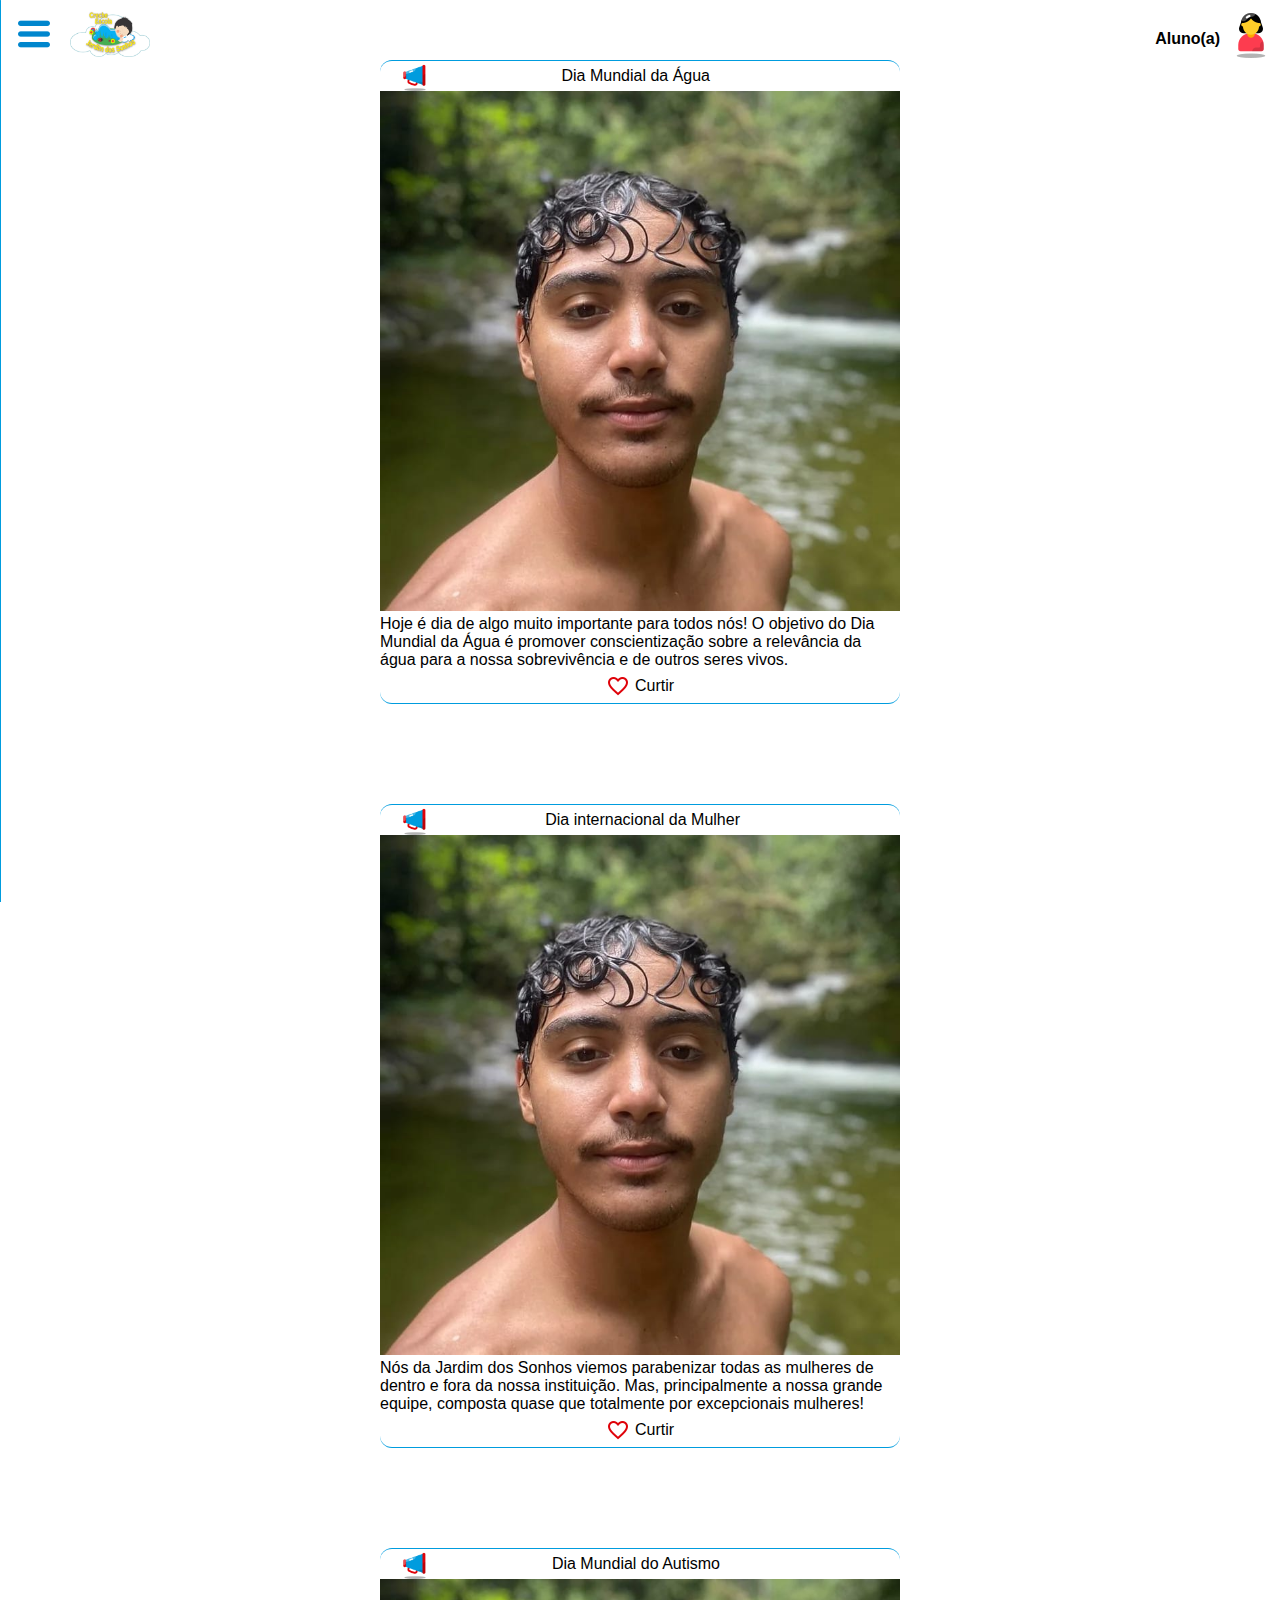
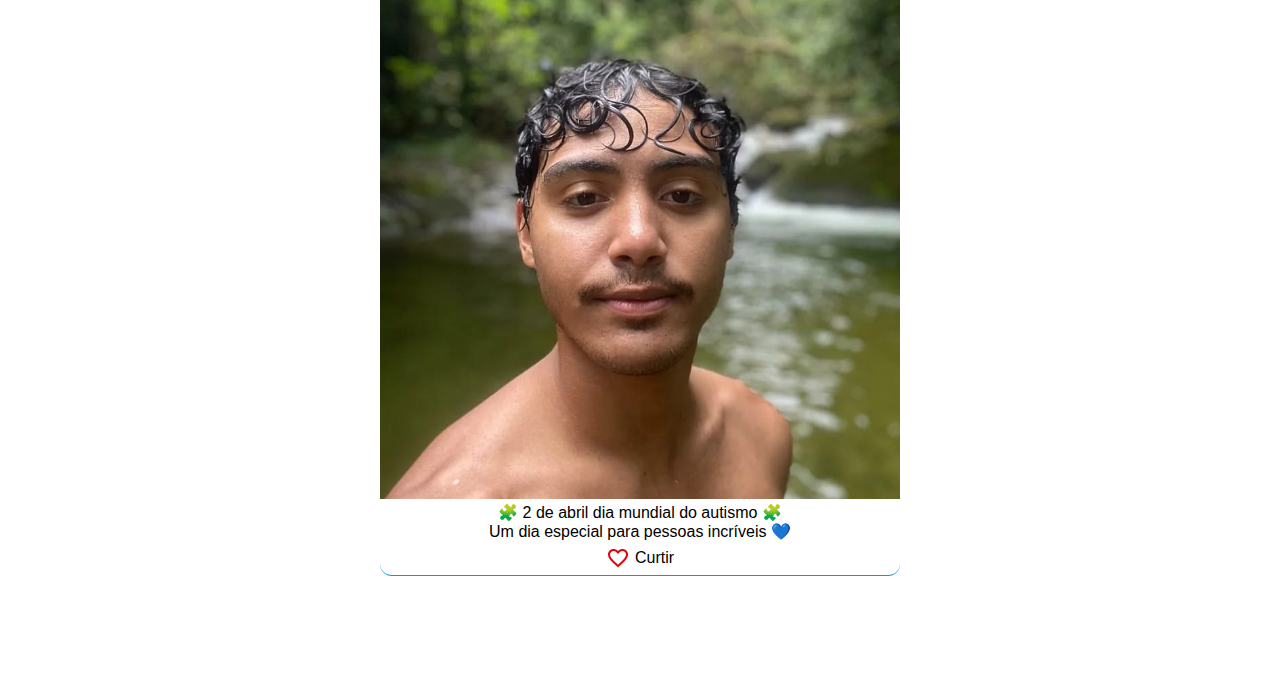
<file: html/menuPrincipal.html>
<!DOCTYPE html>
<html lang="pt-br">
<head>
    <meta charset="UTF-8">
    <meta http-equiv="X-UA-Compatible" content="IE=edge">
    <meta name="viewport" content="width=device-width, initial-scale=1.0">
    <link rel="stylesheet" href="../css/menuStyle.css">
    <title>Creche</title>
</head>
<body>
  <!-- Menu acima-->
<div class="main">
<navbar class="navbar">
  <div class="esquerda-nav">
  <div onclick="openNav()"><img src="../imagens/icon menu.png" class="menu-azul"></div>
    <div><img src="../imagens/creche.png" class="logo-navbar"></div>
  </div>
  
  <div class="direita-nav">
    <div class="texto-user"><h5><strong>Aluno(a)</strong></h5></div>
    <div><img src="../imagens/icon aluna.png" class="logo-user"></div>
  </div>
</navbar>

  <!--Menu lateral-->
  <div id="mySidenav" class="sidenav">
    <div class="side">
      <a href="javascript:void(0)" onclick="closeNav()"><img src="../imagens/icon menu.png" class="menu-cinza"></a>
      <div><img src="../imagens/creche.png" class="logo-sidebar"></div>
    </div>
    <div class="iten-menu">
      <a href="#"><img src="../imagens/icon calendario cinza.png">
        <p>Calendario</p></a>

      <a href="#" onclick="toggleSubMenu('subMenuFinanca')">
        <img src="../imagens/icon financeiro cinza.png">
        <div class="esquerda"><img src="../imagens/icon seta cinza.png" id="seta1"></div>
        <p>Financeiro</p>
        <div id="subMenuFinanca" class="sub-menu">
          <div class="div-container">
            <a href="financa.html#pendetes">Pendentes</a>
            <a href="financa.html#pagas">Pagas</a>
            <a href="financa.html#dados">Dados</a>
          </div>
        </div>
      </a>
      <a href="menuPrincipal.html"><img src="../imagens/icon home azul.png"><p>Home</p></a>

      <a href="#" onclick="toggleSubMenu('subMenuMedico')">
        <img src="../imagens/icon saude cinza.png">
        <div class="esquerda"><img src="../imagens/icon seta cinza.png" id="seta2"></div>
        <p>Saude</p>
        <div id="subMenuMedico" class="sub-menu">
          <div class="div-container">
            <a href="medico.html#ficha-medica">Ficha Médica</a>
            <a href="#">Atestados</a>
            <a href="#">Cardápio</a>
          </div>
        </div>
      </a>

      <a href="#" onclick="toggleSubMenu('subMenuPerfil')">
        <img src="../imagens/icon user cinza.png">
        <div class="esquerda"><img src="../imagens/icon seta cinza.png" id="seta3"></div>
        <p>Perfil</p>
        <div id="subMenuPerfil" class="sub-menu">
          <div class="div-container">
            <a href="perfil.html">Meus Dados</a>
            <a href="#">Configurações</a>
            <a href="#">Ajuda</a>
          </div>
        </div>
      </a>
    </div>
    <!-- Footer do menu lateral -->
    <div class="footer-menu">
      <a href="index.html"><img src="../imagens/sair.png" class="sair"><p>Sair</p></a>
    </div>
  
    <div class="copyriht"> 
      <img src="../imagens/icon copyright preto.png" class="copyright">
      <p><strong>2023 FROM NEWPATH</strong></p>
    </div>
  </div>


<!-- Posters -->
  <div class="posters">
    <div class="titulo-1">
      <img src="../imagens/megafone.png"> <p>Dia Mundial da Água</p>
    </div>
      <div class="imagem-centro">
        <img src="../imagens/luis.jpeg">
      </div>
        <div class="descricao">
          <p>Hoje é dia de algo muito importante para todos nós!
            O objetivo do Dia Mundial da Água é promover conscientização sobre a relevância da água para a nossa sobrevivência e de outros seres vivos.</p>
        <div class="curtir">
          <img src="../imagens/coracao.png" class="coracao" onclick="trocarImagem(this)">
          <p onclick="trocarImagem(this)">Curtir</p>
        </div>
        </div>
      </div>
      

  <div class="posters">
    <div class="titulo-2">
      <img src="../imagens/megafone.png" alt=""> <p>Dia internacional da  Mulher</p>
    </div>
      <div class="imagem-centro">
        <img src="../imagens/luis.jpeg">
      </div>
        <div class="descricao">
          <p>Nós da Jardim dos Sonhos viemos parabenizar todas as mulheres de dentro e fora da nossa instituição. Mas, principalmente a nossa grande equipe, composta quase que totalmente por excepcionais mulheres!</p>
          <div class="curtir">
            <img src="../imagens/coracao.png" class="coracao" onclick="trocarImagem(this)">
            <p onclick="trocarImagem(this)">Curtir</p>
          </div>
        </div>
      </div>

  <div class="posters">
    <div class="titulo-3">
      <img src="../imagens/megafone.png" alt=""> <p>Dia Mundial do Autismo</p>
    </div>
      <div class="imagem-centro">
        <img src="../imagens/luis.jpeg">
      </div>
        <div class="descricao">
          <center>
          <p>🧩 2 de abril dia mundial do autismo 🧩<br>
            Um dia especial para pessoas incríveis 💙</p>
          </center>
          </div> 

        <div class="curtir">
          <img src="../imagens/coracao.png" class="coracao" onclick="trocarImagem(this)">
          <p onclick="trocarImagem(this)">Curtir</p>
        </div>
        </div>
      </div>


<!--Footer-->
<div class="footer"></div>



      <script>
/* Set the width of the side navigation to 250px and the left margin of the page content to 250px and add a black background color to body */
function openNav() {
  document.getElementById("mySidenav").style.width = "250px";
  document.getElementById("main").style.marginLeft = "250px";
  document.body.style.backgroundColor = "rgba(0,0,0,0.0)";
}

/* Set the width of the side navigation to 0 and the left margin of the page content to 0, and the background color of body to white */
function closeNav() {
  document.getElementById("mySidenav").style.width = "0";
  document.getElementById("main").style.marginLeft = "0";
  document.body.style.backgroundColor = "white";
}

function toggleSubMenu(subMenuId) {
  var subMenu = document.getElementById(subMenuId);
  var isOpen = subMenu.classList.contains('open');

  // Fecha todos os submenus
  var subMenus = document.getElementsByClassName("sub-menu");
  for (var i = 0; i < subMenus.length; i++) {
    subMenus[i].classList.remove('open');
    subMenus[i].style.display = "none";
  }

  // Abre ou fecha o submenu atual
  if (!isOpen) {
    subMenu.classList.add('open');
    subMenu.style.display = "block";
  }
}

function trocarImagem(elemento) {
  if (elemento.src.endsWith('coracao.png')) {
    elemento.src = '../imagens/coracao_2.png';
    elemento.nextElementSibling.textContent = 'Descurtir';
  } else {
    elemento.src = '../imagens/coracao.png';
    elemento.nextElementSibling.textContent = 'Curtir';
  }
}

function trocarImagem(elemento) {
  if (elemento.src.endsWith('coracao.png')) {
    elemento.src = '../imagens/coracao_2.png';
    elemento.classList.add('scale');
    elemento.nextElementSibling.textContent = 'Descurtir';

    // Remover classe 'scale' após 300ms (tempo da transição)
    setTimeout(function() {
      elemento.classList.remove('scale');
    }, 300);
  } else {
    elemento.src = '../imagens/coracao.png';
    elemento.classList.add('scale');
    elemento.nextElementSibling.textContent = 'Curtir';

    // Remover classe 'scale' após 300ms (tempo da transição)
    setTimeout(function() {
      elemento.classList.remove('scale');
    }, 300);
  }
}





        // // document.getElementById('img-1').addEventListener('click', function() {
        // // document.getElementById('menu-lateral').style.left = '0'; 
        // });
      </script>

  
</body>
</file>
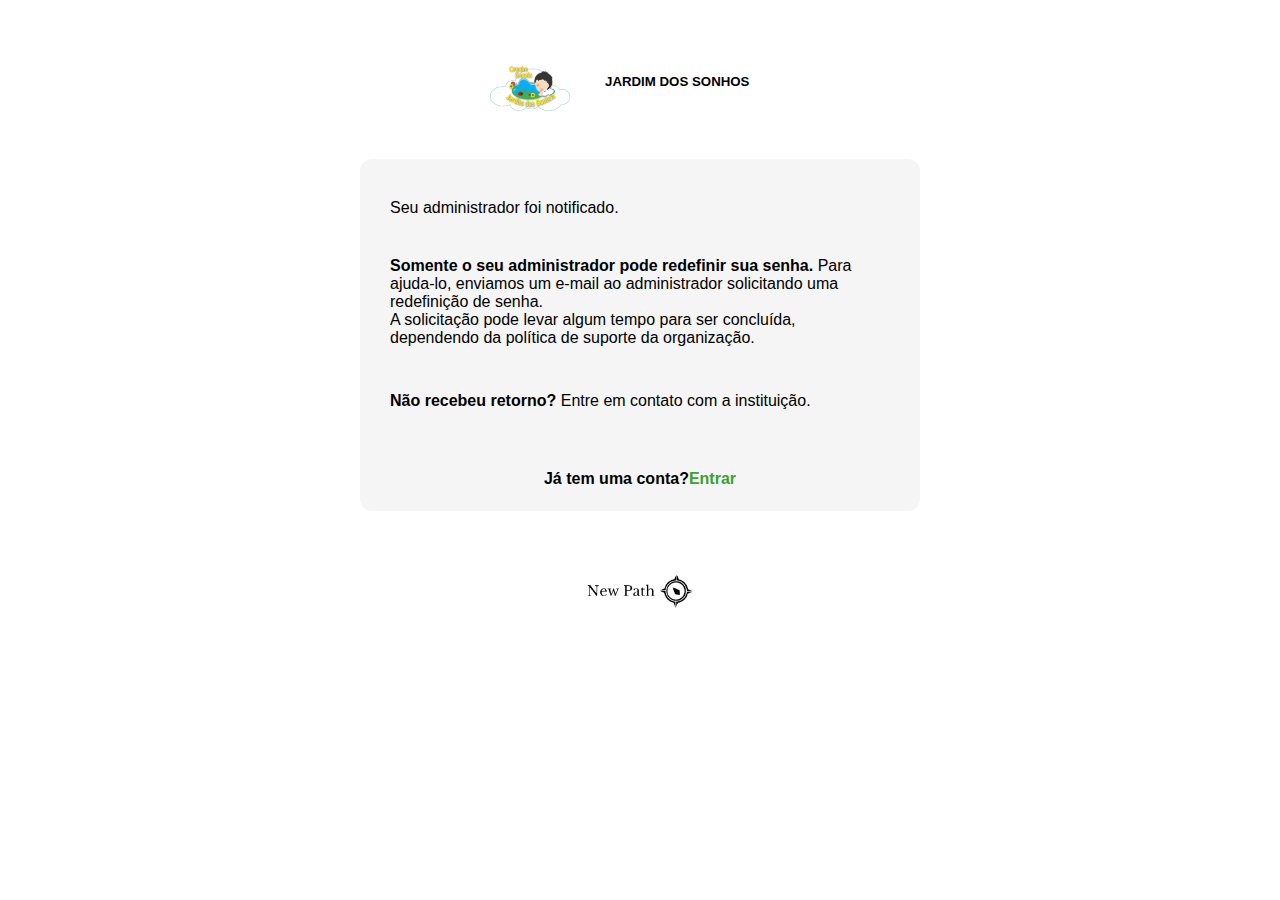
<file: html/notificado.html>
<!DOCTYPE html>
<html lang="pt-br">
<head>
    <meta charset="UTF-8">
    <meta http-equiv="X-UA-Compatible" content="IE=edge">
    <meta name="viewport" content="width=device-width, initial-scale=1.0">
    <link rel="stylesheet" href="../css/styleNotificado.css">
    <title>Creche</title>
</head>
<body>
    <div class="container">
    <img src="../imagens/creche.png" class="img"> <h5>JARDIM DOS SONHOS</h5>
</div>

    <!-- box -->

<form id="form_2">
    <a class="adm">Seu administrador foi notificado.<br></a>

        <a class="principal"><strong>Somente o seu administrador pode redefinir sua senha.</strong> Para ajuda-lo, enviamos um e-mail ao administrador solicitando uma<br> redefinição de senha.<br>
        A solicitação pode levar algum tempo para ser concluída,<br> dependendo da política de suporte da organização.<br></a>
        <a class="final"><strong>Não recebeu retorno?</strong> Entre em contato com a instituição.</a>
        <span>
            <a><strong>Já tem uma conta? </strong></a><a href="index.html" class="entrar"><strong>Entrar</a></strong>
        </span>
    </form>
    <img src="../imagens/new path.png" class="path">
</body>
</html>
</file>
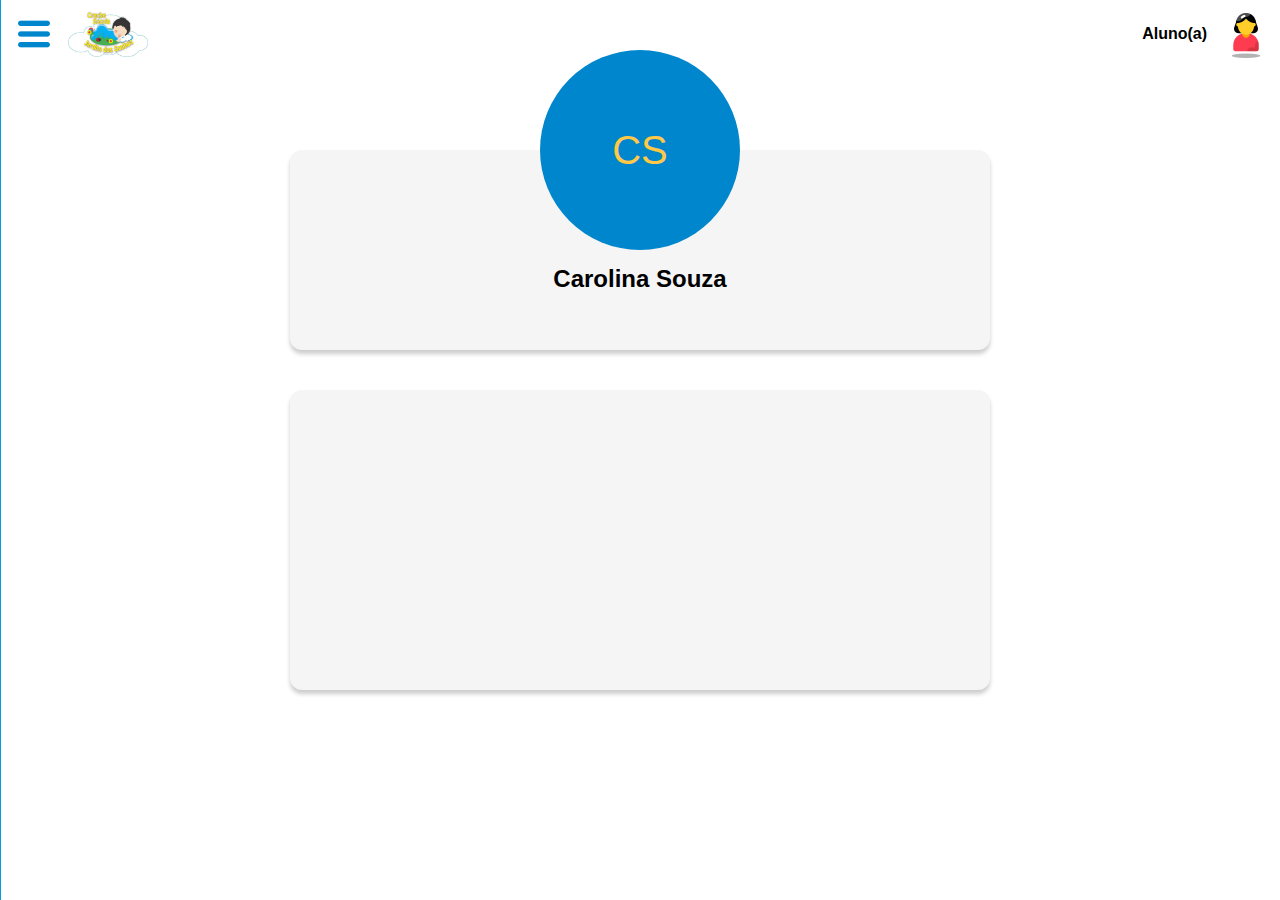
<file: html/perfil.html>
<!DOCTYPE html>
<html lang="pt-br">
<head>
    <meta charset="UTF-8">
    <meta http-equiv="X-UA-Compatible" content="IE=edge">
    <meta name="viewport" content="width=device-width, initial-scale=1.0">
    <link rel="stylesheet" href="../css/perfil.css">
    <title>Creche</title>
</head>
<body>
  <!-- Menu acima-->
<body class="main">
<navbar class="navbar">
  <div class="esquerda-nav">
  <div onclick="openNav()"><img src="../imagens/icon menu.png" class="menu-azul"></div>
    <div><img src="../imagens/creche.png" class="logo-navbar"></div>
  </div>
  <div class="direita-nav">
    <div class="texto-user"><h5><strong>Aluno(a)</strong></h5></div>
    <div><img src="../imagens/icon aluna.png" class="logo-user"></div>
  </div>
</navbar>

  <!--Menu lateral-->
  <div id="mySidenav" class="sidenav">
    <div class="side">
      <a href="javascript:void(0)" onclick="closeNav()"><img src="../imagens/icon menu.png" class="menu-cinza"></a>
      <div><img src="../imagens/creche.png" class="logo-sidebar"></div>
    </div>
    <div class="iten-menu">
      <a href="#"><img src="../imagens/icon calendario cinza.png">
        <p>Calendario</p></a>

      <a href="#" onclick="toggleSubMenu('subMenuFinanca')">
        <img src="../imagens/icon financeiro cinza.png">
        <div class="esquerda"><img src="../imagens/icon seta cinza.png" id="seta1"></div>
        <p>Financeiro</p>
        <div id="subMenuFinanca" class="sub-menu">
          <div class="div-container">
            <a href="financa.html#pendetes">Pendentes</a>
            <a href="financa.html#pagas">Pagas</a>
            <a href="financa.html#dados">Dados</a>
          </div>
        </div>
      </a>
      <a href="menuPrincipal.html"><img src="../imagens/icon home azul.png"><p>Home</p></a>

      <a href="#" onclick="toggleSubMenu('subMenuMedico')">
        <img src="../imagens/icon saude cinza.png">
        <div class="esquerda"><img src="../imagens/icon seta cinza.png" id="seta2"></div>
        <p>Saude</p>
        <div id="subMenuMedico" class="sub-menu">
          <div class="div-container">
            <a href="medico.html#ficha-medica">Ficha Médica</a>
            <a href="#">Atestados</a>
            <a href="#">Cardápio</a>
          </div>
        </div>
      </a>

      <a href="#" onclick="toggleSubMenu('subMenuPerfil')">
        <img src="../imagens/icon user cinza.png">
        <div class="esquerda"><img src="../imagens/icon seta cinza.png" id="seta3"></div>
        <p>Perfil</p>
        <div id="subMenuPerfil" class="sub-menu">
          <div class="div-container">
            <a href="perfil.html">Meus Dados</a>
            <a href="#">Configurações</a>
            <a href="#">Ajuda</a>
          </div>
        </div>
      </a>
    </div>
    <!-- Footer do menu lateral -->
    <div class="footer-menu">
      <a href="index.html"><img src="../imagens/sair.png" class="sair"><p>Sair</p></a>
    </div>
  
    <div class="copyriht"> 
      <img src="../imagens/icon copyright preto.png" class="copyright">
      <p><strong>2023 FROM NEWPATH</strong></p>
    </div>
  </div>

  <!--Dados-->

  <div class="invisivel">
    <div class="cima">
    <div class="circulo">
        <p>CS</p>
    </div>
    <div class="nome">
    <h2>Carolina Souza</h2>
    </div>
    </div>

    <div class="baixo">
     
        </div>
    </div>

    <div class="footer"></div>

<!--Fim do código-->

  <script>
    /* Set the width of the side navigation to 250px and the left margin of the page content to 250px and add a black background color to body */
    function openNav() {
      document.getElementById("mySidenav").style.width = "250px";
      document.getElementById("main").style.marginLeft = "250px";
      document.body.style.backgroundColor = "rgba(0,0,0,0.0)";
    }
    
    /* Set the width of the side navigation to 0 and the left margin of the page content to 0, and the background color of body to white */
    function closeNav() {
      document.getElementById("mySidenav").style.width = "0";
      document.getElementById("main").style.marginLeft = "0";
      document.body.style.backgroundColor = "white";
    }
    
    function toggleSubMenu(subMenuId) {
      var subMenu = document.getElementById(subMenuId);
      var isOpen = subMenu.classList.contains('open');
    
      // Fecha todos os submenus
      var subMenus = document.getElementsByClassName("sub-menu");
      for (var i = 0; i < subMenus.length; i++) {
        subMenus[i].classList.remove('open');
        subMenus[i].style.display = "none";
      }
    
      // Abre ou fecha o submenu atual
      if (!isOpen) {
        subMenu.classList.add('open');
        subMenu.style.display = "block";
      }
    }
    
            // // document.getElementById('img-1').addEventListener('click', function() {
            // // document.getElementById('menu-lateral').style.left = '0'; 
            // });
          </script>
          </body>
</file>
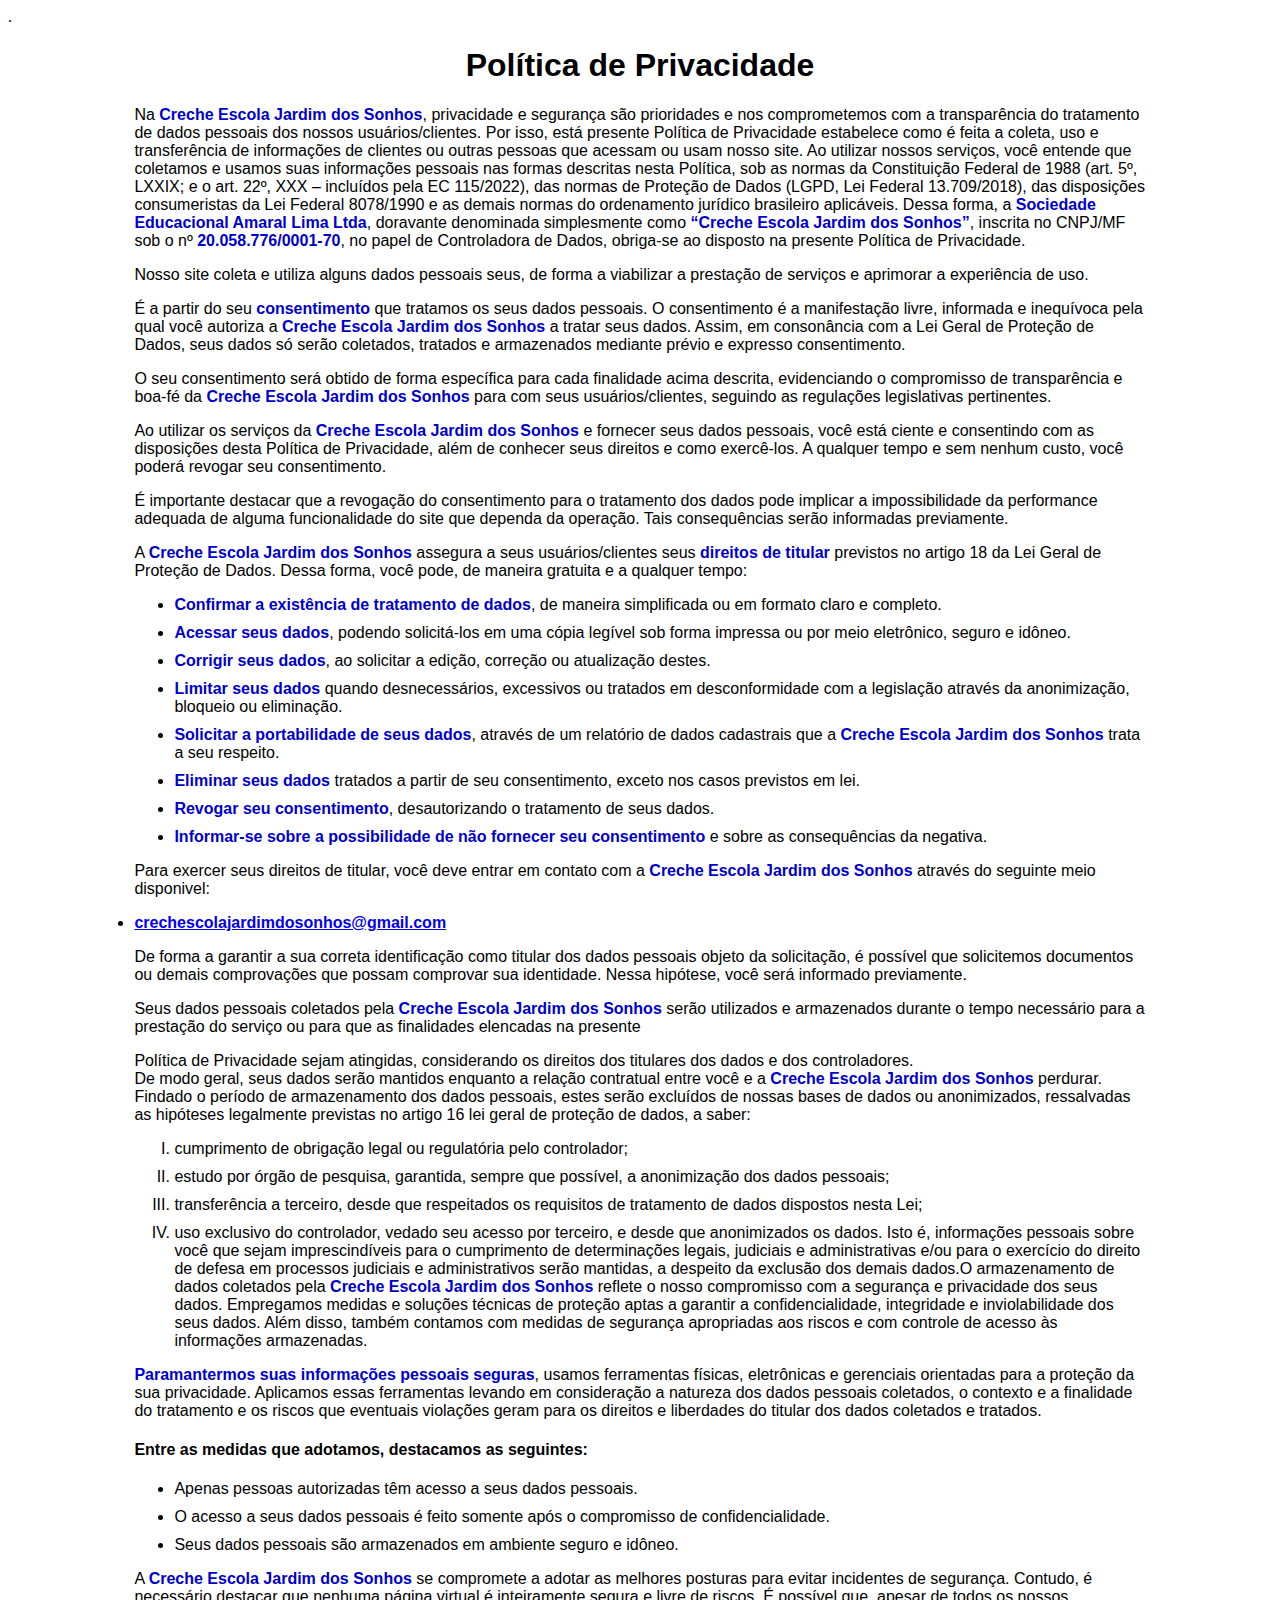
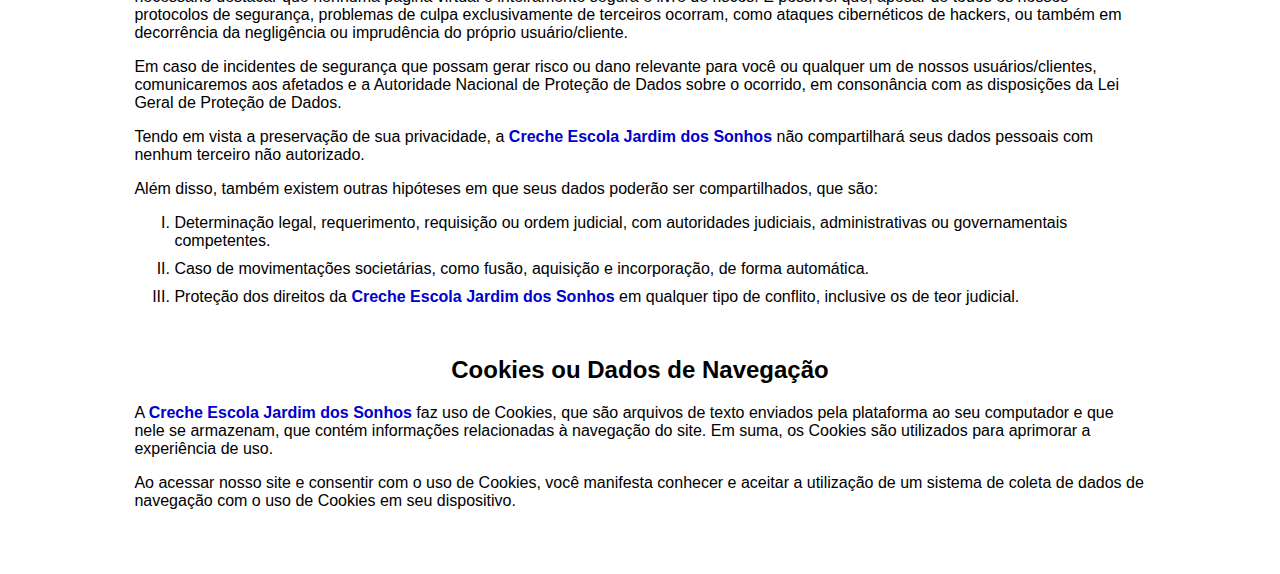
<file: html/politica.html>
<!DOCTYPE html>
<html lang="pt-br">
<head>
    <meta charset="UTF-8">
    <meta name="viewport" content="width=device-width, initial-scale=1.0">
    <title>Document</title>.
    <style>
        .politicas-container{
            margin: 0 auto 50px auto;
            font-family: arial;
            width: 80%;
        }

        .politicas-container h1{
            text-align: center;

        }

        .politicas-container li{
            margin: 10px 0 10px 0;
        }

        .politicas-2{
            margin: 0 auto 0 auto;
            font-family: arial;
            width: 80%;
        }

        .politicas-2 h2{
            text-align: center;

        }

        footer{
            padding: 20px;
        }

        strong{
            color: 	#0000CC;
        }

    </style>

</head>
<body>
    <div class="politicas-container">
        <h1>Política de Privacidade</h1>
        <p>Na <strong>Creche Escola Jardim dos Sonhos</strong>, privacidade e segurança são prioridades e nos comprometemos com a transparência do tratamento de dados pessoais dos nossos usuários/clientes.
            Por isso, está presente Política de Privacidade estabelece como é feita a coleta, uso e transferência de informações de clientes ou outras pessoas que acessam ou usam nosso site.
            Ao utilizar nossos serviços, você entende que coletamos e usamos suas informações pessoais nas formas descritas nesta Política, sob as normas da Constituição Federal de 1988 (art. 5º, LXXIX; e o art. 22º, XXX – incluídos pela EC 115/2022), das normas de Proteção de Dados (LGPD, Lei Federal 13.709/2018), das disposições consumeristas da Lei Federal 8078/1990 e as demais normas do ordenamento jurídico brasileiro aplicáveis.
            Dessa forma, a <strong>Sociedade Educacional Amaral Lima Ltda</strong>, doravante denominada simplesmente como <strong>“Creche Escola Jardim dos Sonhos”</strong>, inscrita no CNPJ/MF sob o nº <strong>20.058.776/0001-70</strong>, no papel de Controladora de Dados, obriga-se ao disposto na presente Política de Privacidade.
        </p>

        <p>Nosso site coleta e utiliza alguns dados pessoais seus, de forma a viabilizar a prestação de serviços e aprimorar a experiência de uso.</p>
           
        <p>É a partir do seu <strong>consentimento</strong> que tratamos os seus dados pessoais. O consentimento é a manifestação livre, informada e inequívoca pela qual você autoriza a <strong>
            Creche Escola Jardim dos Sonhos</strong> a tratar seus dados. Assim, em consonância com a Lei Geral de Proteção de Dados, seus dados só serão 
            coletados, tratados e armazenados mediante prévio e expresso consentimento.</p>
            
            
        <p>O seu consentimento será obtido de forma específica para cada finalidade acima descrita, evidenciando o compromisso de transparência e boa-fé 
            da <strong>Creche Escola Jardim dos Sonhos</strong> para com seus usuários/clientes, seguindo as regulações legislativas pertinentes.</p>
            
            
        <p>Ao utilizar os serviços da <strong>Creche Escola Jardim dos Sonhos</strong> e fornecer seus dados pessoais, você está ciente e consentindo 
            com as disposições desta Política de Privacidade, além de conhecer seus direitos e como exercê-los. A qualquer tempo e sem nenhum custo, 
            você poderá revogar seu consentimento.</p>
            
            
        <p>É importante destacar que a revogação do consentimento para o tratamento dos dados pode implicar a impossibilidade da performance adequada 
            de alguma funcionalidade do site que dependa da operação. Tais consequências serão informadas previamente.</p>

        <p>A <strong>Creche Escola Jardim dos Sonhos</strong> assegura a seus usuários/clientes seus <strong>direitos de titular</strong> 
            previstos no artigo 18 da Lei Geral de Proteção de Dados. Dessa forma, você pode, de maneira gratuita e a qualquer tempo:</p>
        <ul>
            <li><strong>Confirmar a existência de tratamento de dados</strong>, de maneira simplificada ou em formato claro e completo.</li>
            <li><strong>Acessar seus dados</strong>, podendo solicitá-los em uma cópia legível sob forma impressa ou por meio eletrônico, seguro e idôneo.</li>
            <li><strong>Corrigir seus dados</strong>, ao solicitar a edição, correção ou atualização destes.</li>
            <li><strong>Limitar seus dados</strong> quando desnecessários, excessivos ou tratados em desconformidade com a legislação através da anonimização, bloqueio ou eliminação.</li>
            <li><strong>Solicitar a portabilidade de seus dados</strong>, através de um relatório de dados cadastrais que a <strong>Creche Escola Jardim dos Sonhos</strong> trata a seu respeito.</li>
            <li><strong>Eliminar seus dados</strong> tratados a partir de seu consentimento, exceto nos casos previstos em lei.</li>
            <li><strong>Revogar seu consentimento</strong>, desautorizando o tratamento de seus dados.</li>
            <li><strong>Informar-se sobre a possibilidade de não fornecer seu consentimento</strong> e sobre as consequências da negativa.</li>
        </ul>

        <p>Para exercer seus direitos de titular, você deve entrar em contato com a <strong>Creche Escola Jardim dos Sonhos</strong> através do seguinte 
            meio disponivel:</p>
            <li><strong><a href="mailto:crechescolajardimdosonhos@gmail.com?subject=" link HTML>crechescolajardimdosonhos@gmail.com</a></strong></li>

        <p>De forma a garantir a sua correta identificação como titular dos dados pessoais objeto da solicitação, é possível que solicitemos documentos ou 
            demais comprovações que possam comprovar sua identidade. Nessa hipótese, você será informado previamente.</p>
           
        <p>Seus dados pessoais coletados pela <strong>Creche Escola Jardim dos Sonhos</strong> serão utilizados e armazenados durante o tempo necessário para a 
            prestação do serviço ou para que as finalidades elencadas na presente</p>
        
        <p>Política de Privacidade sejam atingidas, considerando os direitos dos titulares dos dados e dos controladores.<br>
            De modo geral, seus dados serão mantidos enquanto a relação contratual entre você e a <strong>Creche Escola Jardim dos Sonhos</strong> perdurar. Findado o período de armazenamento 
            dos dados pessoais, estes serão excluídos de nossas bases de dados ou anonimizados, ressalvadas as hipóteses legalmente previstas no artigo 16 lei geral de proteção de dados, a saber:</p>
        <ol type="I">
            <li>cumprimento de obrigação legal ou regulatória pelo controlador;</li>
            <li>estudo por órgão de pesquisa, garantida, sempre que possível, a anonimização dos dados pessoais;</li>
            <li>transferência a terceiro, desde que respeitados os requisitos de tratamento de dados dispostos nesta Lei;</li>
            <li>uso exclusivo do controlador, vedado seu acesso por terceiro, e desde que anonimizados os dados. Isto é, informações pessoais sobre você que sejam imprescindíveis
                para o cumprimento de determinações legais, judiciais e administrativas e/ou para o exercício do direito de defesa em processos judiciais e administrativos serão 
                mantidas, a despeito da exclusão dos demais dados.O armazenamento de dados coletados pela <strong>Creche Escola Jardim dos Sonhos</strong> reflete o nosso compromisso 
                com a segurança e privacidade dos seus dados. Empregamos medidas e soluções técnicas de proteção aptas a garantir a confidencialidade, integridade e inviolabilidade dos 
                seus dados. Além disso, também contamos com medidas de segurança apropriadas aos riscos e com controle de acesso às informações armazenadas.</li>
        </ol>

        <p><strong>Paramantermos suas informações pessoais seguras</strong>, usamos ferramentas físicas, eletrônicas e gerenciais orientadas para a proteção da sua privacidade.
            Aplicamos essas ferramentas levando em consideração a natureza dos dados pessoais coletados, o contexto e a finalidade do tratamento e os riscos que eventuais violações 
            geram para os direitos e liberdades do titular dos dados coletados e tratados.</p>
        <h4>Entre as medidas que adotamos, destacamos as seguintes:</h4>

        <ul>
            <li>Apenas pessoas autorizadas têm acesso a seus dados pessoais.</li>
            <li>O acesso a seus dados pessoais é feito somente após o compromisso de confidencialidade.</li>
            <li>Seus dados pessoais são armazenados em ambiente seguro e idôneo.</li>
        </ul>

        <p>A <strong>Creche Escola Jardim dos Sonhos</strong> se compromete a adotar as melhores posturas para evitar incidentes de segurança. Contudo, é necessário destacar que nenhuma página 
            virtual é inteiramente segura e livre de riscos. É possível que, apesar de todos os nossos protocolos de segurança, problemas de culpa exclusivamente de terceiros 
            ocorram, como ataques cibernéticos de hackers, ou também em decorrência da negligência ou imprudência do próprio usuário/cliente.</p>

        <p>Em caso de incidentes de segurança que possam gerar risco ou dano relevante para você ou qualquer um de nossos usuários/clientes, comunicaremos aos afetados e a 
            Autoridade Nacional de Proteção de Dados sobre o ocorrido, em consonância com as disposições da Lei Geral de Proteção de Dados.</p>

        <p>Tendo em vista a preservação de sua privacidade, a <strong>Creche Escola Jardim dos Sonhos</strong> não compartilhará seus dados pessoais com nenhum terceiro não autorizado.</p>

        <p>Além disso, também existem outras hipóteses em que seus dados poderão ser compartilhados, que são:</p>
        <ol type="I">
            <li>Determinação legal, requerimento, requisição ou ordem judicial, com autoridades judiciais, administrativas ou governamentais competentes.</li>
            <li>Caso de movimentações societárias, como fusão, aquisição e incorporação, de forma automática.</li>
            <li>Proteção dos direitos da <strong>Creche Escola Jardim dos Sonhos</strong> em qualquer tipo de conflito, inclusive os de teor judicial.</li>
        </ol>
    </div>
    <div class="politicas-2">
        <h2>Cookies ou Dados de Navegação</h2>
        <p>A <strong>Creche Escola Jardim dos Sonhos</strong> faz uso de Cookies, que são arquivos de texto enviados pela plataforma ao seu computador e que nele se armazenam, 
            que contém informações relacionadas à navegação do site. Em suma, os Cookies são utilizados para aprimorar a experiência de uso.</p>
        
        <p>Ao acessar nosso site e consentir com o uso de Cookies, você manifesta conhecer e aceitar a utilização de um sistema de coleta de dados de navegação com o 
            uso de Cookies em seu dispositivo.</p>
        </div>
        <footer>

        </footer>
</body>
</html>
</file>
<file: css/style.css>
body * {
  overflow: auto;
  align-items: center;
  justify-content: center;
  white-space: nowrap;
}

.img{
  width: 5rem;
  float: left; /* Define a imagem para flutuar à esquerda */
  padding-bottom: 3rem;

}

h5{
    margin-left: 115px;
    font-family: arial;
    margin-top: 10px;
}

.container {
    white-space: nowrap;
    margin-top: 4rem;
    align-items: center;
    justify-content: center;
    overflow: hidden; /* Para evitar que a imagem vaze para fora da caixa */
    width: 300px;
    margin-right: auto;
    margin-left: auto;
  }

  .esqueceu{
    margin-top: 7px;
    margin-right: 9rem;
    color: #000000;
    font-family: arial;
    text-decoration: none;
  }
  
  br{
  text-align: center;
  }

  #form{
    margin-left: auto;
    margin-right: auto;
    width: 26rem;
    border-radius: 12px;
    display: flex;
    flex-direction: column;
    justify-content: center;
    align-items: center;
    height: 19rem;
    background-color:#F5F5F5
  };

  .usuario, .senha {
    position: relative;
    width: 100%;
    height: 40px;
    background-color: #0086CD;
    border: 1px solid #0086CD;
    margin-bottom: 10px}

    input[type="email"]{
      color: #000000;
      background-color: #A7DAF4;
      width: 20rem;
      height: 4rem;
      border: 1px solid #A7DAF4;
      margin-top: 20px;
      margin-bottom: 5px;
      border-radius: 12px;
      text-align:left;
      background-image:url(../imagens/usuario.png);
      background-repeat:no-repeat;
      background-position: 5px center;
      padding-left: 30px;
    }

    input[type="password"]{
        color: #000000;
        background-color: #A7DAF4;
        width: 20rem;
        height: 4rem;
        border: 1px solid #A7DAF4;
        margin-top: 20px;
        margin-bottom: 5px;
        border-radius: 12px;
        text-align:left;
        background-image:url(../imagens/chave.png);
        background-repeat:no-repeat;
        background-position: 5px center;
        padding-left: 30px;
    }

    input[type="email"]::placeholder, input[type="password"]::placeholder {
      color: #F5F5F5;
    }

  .path{
    width: 10rem;
    position: absolute;
    bottom: 20;
    left: 50%;
    transform: translateX(-50%);
  }

  .entrar{
    margin-top: 20px;
    border-radius: 12px;
    background-color: #0086CD;
    color: #fff;
    border: none;
    padding: 7px 50px;
    cursor: pointer;
    font-size: 14px;
  }
  
  .entrar:hover {
    background-color: #A7DAF4;
  }

  .termo{
    margin-left: 50px;
    text-align: center;
    margin-right: 4rem;
    font-family: arial;
  }
</file>
<file: css/calendario.css>
/* Estilo padrão */
* {
	margin: 0;
	padding: 0;
	box-sizing: border-box;
	font-family: Arial, sans-serif;
}

/* Estilo do calendário */
.calendar {
    height: 800px;
    width: 800px;
    margin: auto;
	display: flex;
	flex-direction: column;
	align-items: stretch;
}

.header {
	display: flex;
	flex-direction: row;
	align-items: center;
	background-color: #ccc;
	padding: 5px;
}

.day {
	flex: 1;
	text-align: center;
	font-weight: bold;
}

.week {
	display: flex;
	flex-direction: row;
	align-items: stretch;
}

.week .day {
	flex: 1;
	text-align: center;
	padding: 5px;
	border: 1px solid #ccc;
}

.week .day:first-child {
	border-left: none;
}

.week .day:last-child {
	border-right: none;
}

.week:first-child .day {
	border-top: none;
}
</file>
<file: css/styleEsqueceu.css>
body * {
    overflow: auto;
    white-space: nowrap;
  }
  
  .img{
      width: 5rem;
      float: left; /* Define a imagem para flutuar à esquerda */
      padding-bottom: 3rem
  }
  
  h5{
      margin-left: 115px;
      font-family: arial;
      margin-top: 10px;
  }

  span{
    display: inline;
  }
  
  a{
    font-family: arial;
    margin-top:20px
  }
  
  .container {
    white-space: nowrap;
    margin-top: 5rem;
    align-items: center;
    justify-content: center;
    overflow: hidden; /* Para evitar que a imagem vaze para fora da caixa */
    width: 300px;
    margin-right: auto;
    margin-left: auto;
  }
  
    .path{
      width: 10rem;
      position: absolute;
      bottom: 20;
      left: 50%;
      transform: translateX(-50%);
    }
  
    .entrar_2:hover {
      background-color: #A7DAF4;
    }

  #form_1{
    margin-left: auto;
    margin-right: auto;
    width: 25rem;
    border-radius: 12px;
    display: flex;
    flex-direction: column;
    height: 20rem;
    background-color:#F5F5F5;
    overflow: hidden;
  }
  
  .entrar_2{
    margin-top: -70px;
    text-align: center;
    margin-left: auto;
    margin-right: auto;
    border-radius: 12px;
    background-color: #0086CD;
    color: #fff;
    border: none;
    cursor: pointer;
    font-size: 14px;
    overflow: hidden;
    width: 10rem;
    height: 2rem;
  }

  input[type="email"]{
    color: #000000;
    background-color: #A7DAF4;
    width: 20rem;
    height: 4rem;
    border: 1px solid #A7DAF4;
    margin-top: 20px;
    margin-bottom: 5px;
    border-radius: 12px;
    text-align:left;
    overflow: hidden;
  }

  input[type="email"]::placeholder, input[type="password"]::placeholder {
    color: #F5F5F5;
  }

  .textoSenha{
    text-align: center;
    padding-top: 20px;
    font-family: Arial;
    overflow: hidden;
  }
  
  .qualEmail{
    padding-top: 20px;
    padding-left: 30px;
    margin: 5px;
    text-align: left;
    font-family: Arial;
    overflow: hidden;
  }

  .usuario_recuperar {
    margin-left:30px;
    padding-bottom:90px;
    overflow: hidden;
  }
  
  .usuario_recuperar input[type="email"] {
    margin-right: 5px;
  }

  span {
    display: flex;
    align-items: center;
    justify-content: center;
    overflow: hidden;
  }

  .entrar{
    color: #3BA12F;
    font-family: arial;
    text-decoration: none;
  }
</file>
<file: css/financa.css>
*{
  margin: 0;
  padding: 0;
  }

p{
  font-family: arial;
}

.navbar{
  display: flex;
  justify-content: space-between;
}
.esquerda-nav{
  display: flex;
  justify-content: space-between;
  padding: 0 0 40px 0;
}

.menu-azul{
  position: absolute;
  top: 10px;
  left: 10px;
  right: 5px;
  bottom: 0;
  cursor: pointer;
}

.logo-navbar{
  position: absolute;
  top: 10px;
  left: 70px;
  right: 5px;
  bottom: 0;
  max-width: 80px;
  max-height: 80px;
}


.direita-nav{
  display: flex;
  justify-content: space-between;
}

.logo-user{
  position: absolute;
  top: 5px;
  left: auto;
  right: 0;
  bottom: 0;
  margin: 5px 5px 5px 5px;
}
.texto-user{
  position: absolute;
  top: 30px;
  left: auto;
  right: 60px;
  bottom: 0;
  text-align: center;
}

.side{
  margin: 10px;
  display: flex;
  justify-content: space-between;
}
.menu-cinza{
  max-width: 80px;
  max-height: 80px;
  cursor: pointer;
}

.sub-menu {
  display: none;
  padding-left: 20px; /* Adicione o espaçamento desejado nas opções do submenu */
  transition: all 0.3s ease;
}

.sub-menu a {
  display: block;
  padding-left: 20px;
}

.sub-menu.show {
  display: block;
}
.iten-menu {
  transition: all 0.3s ease;
  display: flex;
  flex-direction: column;
  align-items: flex-start;
}

.iten-menu a {
  text-decoration: none;
}

.div-container{
  display: flex;
  flex-direction: column;
}

.div-container a{
  margin: 5px 0 0 45px;
}

.logo-sidebar{
  max-width: 80px;
  max-height: 80px;
}
 
.iten-menu p{
  padding-right: 80px;
  margin-top: 40px;
  margin-left: 10px;
  float: left;
}

.iten-menu img{
float: left;
}

.sair{
  width: 35px;
  height: 35px;
}

.footer-menu{
  position: absolute;
  bottom: 60px;
  width: 100%;
  display: flex;
  flex-direction: column;
  align-items: start;
  margin-left:30px;
  font-size:15px
}

.footer-menu p{
float: left;
margin-left: 10px;
margin-top: 5px;
align-items: center;
justify-content: center;
}

.footer-menu img{
  float: left;
}

.copyriht {
  margin: 20px;  
  bottom: 0;
  display:flex;
  align-items:center;
  flex-direction: row;
  position: absolute;
}

.copyriht p {
  margin-left:5px;
}

/* SIDEBAR */

.sidenav {
  height: 100%; /* 100% Full-height */
  width: 0; /* 0 width - change this with JavaScript */
  position: fixed; /* Stay in place */
  z-index: 4; /* Stay on top */
  top: 0;
  left: 0;
  background-color: #ffffff;
  border-top: 1px solid #009CDE;
  border-right: 1px solid #009CDE;
  border-bottom: 1px solid #009CDE;
  border-radius: 12px;
  overflow-x: hidden; /* Disable horizontal scroll */
  transition: all 0.3s ease;
  overflow: hidden;
}

/* The navigation menu links */
.sidenav a {
  font-size: 20px;
  color: #000000;
  display: block;
  transition: 0.3s;
  float: left;
}

.iten-menu img {
  width: 35px;
  height: 35px;
  margin: 30px 10px 0 40px;
}

.iten-menu{
  width: 300px;
  height: 20px;
}

.iten-menu #text{
  margin-bottom: 10px;
}

.esquerda {
  position: absolute;
  left: -35px;
}

#seta1{
  transform: scaleX(-1);
  width: 30px;
  height: 30px;
}
#seta2{
  transform: scaleX(-1);
  width: 30px;
  height: 30px;
}
#seta3{
  transform: scaleX(-1);
  width: 30px;
  height: 30px;
}

/* When you mouse over the navigation links, change their color */
.sidenav a:hover {
  font-weight: bold;
}

/* Position and style the close button (top right corner) */
.sidenav .closebtn {
  position: absolute;
  text-decoration: none;
  top: 0;
  right: 25px;
  font-size: 36px;
  margin-left: 50px;
}

/* Style page content - use this if you want to push the page content to the right when you open the side navigation */
#main {
  transition: margin-left 0.1s;
  margin: 10px 10px 10px 10px;
}

/* On smaller screens, where height is less than 450px, change the style of the sidenav (less padding and a smaller font size) */
@media screen and (max-height: 450px) {
  .sidenav {padding-top: 15px;}
  .sidenav a {font-size: 18px;}
}
/* SIDEBAR */
#img-1 {
  padding-left: 20px;
  max-width: 100px;
  max-height: 200px;

}

#img-1:checked + #menu-lateral {
  left: 0;
}

input[type="checkbox"] {
  display: none;
}

#img-3:last-child {
  margin-right: 0; /* Remova a margem direita da terceira imagem */
  margin-left: auto; /* Alinhe a terceira imagem à extrema direita */
  width: 48px;
  height: 48px;
      top: 40px;
    
}

/*Acaba o menu lateral e começa o conteúdo */

.texto{
  text-align: center;
  margin-right: 0; /* Remova a margem direita da terceira imagem */
  margin-left: auto; /* Alinhe a terceira imagem à extrema direita */
  margin-top: 15px;
  padding-right:15px;
}

  h5 {
  font-family: arial;
  margin: 0;
  font-size: 16px;
  font-weight: bold;
}


.financa{
  margin: auto;
  margin-top: 40px;
  width: 70%;
  height: 10%;
  justify-content:space-around;
  display:flex;
  align-items: center;
  border-bottom: 1px solid #B0ADAD;
  border-radius: 8px;
}

.financa a {
  color: #000000;
  text-decoration: none;
  margin-bottom: -1px; /* Adiciona um espaçamento entre os links */
  height: 100%;
}

.financa a:hover{
  font-weight: bold;
}

.selecionado {
  border-bottom: 2px solid #F8AE00;
  height: 40%;
  font-weight: bold;
}

.conteudo {
  height: 0;
  overflow: hidden;
  transition: height 0.3s ease;
  margin: 15px 0 0 0;
}

.conteudo.expandido {
  height: auto;
  transition: height 0.3s ease;
}

.titulo{
  width: 70%;
  margin: 15px auto 10px auto;
  display: flex;
  justify-content: space-evenly;
  align-items: center;
  position: relative;
}

.titulo p{
  color: #939090;
  margin: 0 0 0 60px;
}

  .titulo p,
  .detalhe p,
  .titulo a,
  .titulo .pago1 {
    flex-basis: 10%;
  }


.detalhe{
  background: #A7DAF4;
  margin: 25px auto 25px auto;
  width: 70%;
  height: 50px;
  display: flex;
  justify-content: space-evenly;
  position: relative;
  border-radius: 8px;
  transition: all ease-in-out 0.3s;
  overflow: hidden;
}

.detalhe p{
  margin: 15px 0 0 0;
}

.detalhe.expandido {
  width: 70%;
  height: 200px;
}

.oculto {
  display: none;
  position: absolute;
  left: 50%;
  top: 60%;
  transform: translate(-50%, -50%);
  width: 70%;
}

.detalhe.expandido .oculto {
  display: block;
}

.detalhe.expandido img{
transform: rotate(90deg);
}

.pago2{
  margin: 0 0 0 0;
}

.pagoP{
  padding: 0 120px 0 0;
  color: #3BA12F;
}

.pago1{
  margin: 0 0 0 0;
}

.data{
  margin: 0 0 0 0;
}

.pendente {
  color: #F8AE00;
  font-weight: 200;
}

input[type="file"]{
  display: none;
  width:70%;

}

label {
  background-color: #F5F5F5;
  color: #939090;
  width: 90%;
  height: 50px;
  border-radius: 8px;
  display: flex;
  align-items: center;
  justify-content: center;
  margin: 0 auto 0 auto;
}

label img {
  margin: 0 0 0 20px;
  max-width: 100%;
  max-height: 100%;
  width: 20px;
  height: 20px;
}


.anexo-container {
  display: flex;
  align-items: center;
}

.anexo-texto {
  margin-right: 10px;
}

.imagem-clicavel {
  margin: 10px 0 0 0;
}

.imagem-clicavel img {
  width: 30px;
  height: 30px;
  transform: rotate(-90deg);
  cursor: pointer;
  transition: all ease-in-out 0.3s;
}

.seta-girada {
  transform: rotate(-180deg);
}

.dados {
  display: flex;
  justify-content: center;
}

.chave, .agencia {
  width: 350px;
  height: 150px;
  margin: 0 30px 0 30px;
  display: flex;
  background: #F5F5F5;
  border-radius: 12px;
  align-items: center;
  justify-content: center;
  display: flex;
  flex-direction: column;
}

.imagem-agencia{
  margin: 0 auto 0 auto;
}

.agencia img{
  max-width: 40px;
  max-height: 40px;
  margin: 0 auto 20px auto;
}

.chave img{
  max-width: 80px;
  max-height: 150px;
  margin: 0 0 20px 0;
}

.key{
  margin: 0 0 10px -20px;
}

.agency{
  display: flex;
}

.agency p{
  margin: 0 20px 0 0;
}

.acount{
  display: flex;
}

.acount p{
  margin: 0 20px 0 0;

}
</file>
<file: css/medico.css>
*{
  margin: 0;
  padding: 0;
  }

p{
  font-family: arial;
}

.navbar{
  display: flex;
  justify-content: space-between;
}
.esquerda-nav{
  display: flex;
  justify-content: space-between;
}

.menu-azul{
  position: absolute;
  top: 10px;
  left: 10px;
  right: 5px;
  bottom: 0;
  cursor: pointer;
}

.logo-navbar{
  position: absolute;
  top: 10px;
  left: 70px;
  right: 5px;
  bottom: 0;
  max-width: 80px;
  max-height: 80px;
}


.direita-nav{
  display: flex;
  justify-content: space-between;
}

.logo-user{
  position: absolute;
  top: 5px;
  left: auto;
  right: 0;
  bottom: 0;
  margin: 5px 5px 5px 5px;
}
.texto-user{
  position: absolute;
  top: 30px;
  left: auto;
  right: 60px;
  bottom: 0;
  text-align: center;
}

.side{
  margin: 10px;
  display: flex;
  justify-content: space-between;
}
.menu-cinza{
  position: absolute;
  top: 10px;
  left: 10px;
  right: 5px;
  bottom: 0;
  cursor: pointer;
  max-width: 80px;
  max-height: 80px;
  cursor: pointer;
}

.sub-menu {
  display: none;
  padding-left: 20px; /* Adicione o espaçamento desejado nas opções do submenu */
  transition: all 0.3s ease;
}

.sub-menu a {
  display: block;
  padding-left: 20px;
}

.sub-menu.show {
  display: block;
}
.iten-menu {
  transition: all 0.3s ease;
  display: flex;
  flex-direction: column;
  align-items: flex-start;
}

.iten-menu a {
  text-decoration: none;
}

.div-container{
  display: flex;
  flex-direction: column;
}

.div-container a{
  margin: 5px 0 0 45px;
}

.logo-sidebar{
  max-width: 80px;
  max-height: 80px;
}
 
.iten-menu p{
  padding-right: 80px;
  margin-top: 40px;
  margin-left: 10px;
  float: left;
}

.iten-menu img{
float: left;
}

.sair{
  width: 35px;
  height: 35px;
}

.footer-menu{
  position: absolute;
  bottom: 60px;
  width: 100%;
  display: flex;
  flex-direction: column;
  align-items: start;
  margin-left:30px;
  font-size:15px
}

.footer-menu p{
float: left;
margin-left: 10px;
margin-top: 5px;
align-items: center;
justify-content: center;
}

.footer-menu img{
  float: left;
}

.copyriht {
  margin: 20px;  
  bottom: 0;
  display:flex;
  align-items:center;
  flex-direction: row;
  position: absolute;
}

.copyriht p {
  margin-left:5px;
}

/* SIDEBAR */

.sidenav {
  height: 100%; /* 100% Full-height */
  width: 0; /* 0 width - change this with JavaScript */
  position: fixed; /* Stay in place */
  z-index: 4; /* Stay on top */
  top: 0;
  left: 0;
  background-color: #ffffff;
  border-top: 1px solid #009CDE;
  border-right: 1px solid #009CDE;
  border-bottom: 1px solid #009CDE;
  border-radius: 12px;
  overflow-x: hidden; /* Disable horizontal scroll */
  transition: all 0.3s ease;
  overflow: hidden;
}

/* The navigation menu links */
.sidenav a {
  font-size: 20px;
  color: #000000;
  display: block;
  transition: 0.3s;
  float: left;
}

.iten-menu img {
  width: 35px;
  height: 35px;
  margin: 30px 10px 0 40px;
}

.iten-menu{
  width: 300px;
  height: 20px;
}

.iten-menu #text{
  margin-bottom: 10px;
}

.esquerda {
  position: absolute;
  left: -35px;
}

#seta1{
  transform: scaleX(-1);
  width: 30px;
  height: 30px;
}
#seta2{
  transform: scaleX(-1);
  width: 30px;
  height: 30px;
}
#seta3{
  transform: scaleX(-1);
  width: 30px;
  height: 30px;
}

/* When you mouse over the navigation links, change their color */
.sidenav a:hover {
  font-weight: bold;
}

/* Position and style the close button (top right corner) */
.sidenav .closebtn {
  position: absolute;
  text-decoration: none;
  top: 0;
  right: 25px;
  font-size: 36px;
  margin-left: 50px;
}

/* Style page content - use this if you want to push the page content to the right when you open the side navigation */
#main {
  transition: margin-left 0.1s;
  margin: 10px 10px 10px 10px;
}

/* On smaller screens, where height is less than 450px, change the style of the sidenav (less padding and a smaller font size) */
@media screen and (max-height: 450px) {
  .sidenav {padding-top: 15px;}
  .sidenav a {font-size: 18px;}
}

#img-1 {
  padding-left: 20px;
  max-width: 100px;
  max-height: 200px;

}

#img-1:checked + #menu-lateral {
  left: 0;
}

input[type="checkbox"] {
  display: none;
}

#img-3:last-child {
  margin-right: 0; /* Remova a margem direita da terceira imagem */
  margin-left: auto; /* Alinhe a terceira imagem à extrema direita */
  width: 48px;
  height: 48px;
  top: 40px;
    
}
/* SIDEBAR */

/*CARDS*/

.invisible{
  margin: auto;
  width: 1000px;
  justify-content: space-between;
  display:flex;
}

.cards{ 
  margin: 100px 0 0 0;
  width:300px;
  height:130px;
  border-radius: 12px;
  background: #F8AE00;
  position: relative;
  justify-content: center;
  display: flex;
  flex-direction: row;
  align-items: center;
  cursor: pointer;
  transition: all 0.5s ease-in-out;
}

@media screen and (width:100px){
  .cards, .invisible{flex-direction: column;
  width: 100px;}
}



.cards:hover{
  background: #ffd061;
}

.cards.animate {
  animation: color-change 2s ease-in-out infinite;
}

@keyframes color-change {
  0% {
    background-color: #F8AE00;
  }
  25% {
    background-color: #FF686B;
  }

 33%{
  background-color: #DF0209;
 }
  50% {
    background-color: #7C5CE2;
  }
  62% {
    background-color: rgb(71, 54, 87);
  }
  75% {
    background-color: #30E3CA;
  }
  100% {
    background-color: #F8AE00;
  }
}

.cards.card-normal {
  background: #f5f5f5;
  height: 800px;
  position: relative;
  display: flex;
  flex-direction: column;
  justify-content: flex-start;
  align-items: center;
  cursor: pointer;
  overflow: hidden;
}

.cards.card-normal > div {
  position: absolute;
  top: 0;
  margin-top: 110px; /* ou padding-top: 20px; */
}


.cards .content{
  transition: all 0.5s;
}

.cards.cor-mudada {
  background: #f5f5f5;
}

.cards img{
  margin: 5px 0 0 0;
}

.cards p {
  margin: 10px;
}

.cards .texto-expandido {
  display: none;
}

.cards.card-normal h1{
 font-size: 25px;
 margin: 0 0 0 20px;
}

.texto-expandido {
  display: none;
  transition: 1.9s ease-in-out;  
  opacity: 0;
  flex-direction: column;
  overflow: hidden;
  margin: auto;
  top: 0;
}

.texto-expandido.mostrar {
  display: block;
  opacity: 1;
  margin: 10 0 0 0;
}

.detalhe{
  margin: 10px 0 4px 0;
  width: 260px;
  height: 70px;
  border-radius: 8px;
  background-color: #F6E5CA;
  position: relative;
  display: flex;
  justify-content: flex-start;
  flex-direction: column;
  padding-bottom: 20px;
  transition: all 0.6s ease-in-out;
}

.altura-peso {
  margin-left: 10px;
}

.info {
  white-space: nowrap
}

.detalhe.mostrar{
  transition: all 0.6s ease-in-out;
}
  
.detalhe .info img{
  width: 20px;
  height: 20px;
  margin: 5px 0 0 15px;
}

.centro-info {
  display: flex;
  align-items: center;
  margin: 20px 0 0 25px;
}

.centro-info p{
margin: 0px;
}

.numero {
  font-size: 22px;
  font-family:arial;
}

.cm, .kg {
  color: #555555;
  text-align: right;
  padding-right: 30px;
  font-size: 14px;
  font-family: arial;
}

.data {
  position: absolute;
  top: 0;
  right: 0;
}


.detalhe .info {
  width: 230px;
  font-size: 12px;
  font-weight: bold;
  display: flex;
}


.detalhe .data {
  color: #939090;
  font-size: 12px;
  font-family: 'Inter';
  font-style: normal;
  margin:3px;
}

.alergias{
  margin: 0 0 10px 5px;
  font-size: 14px;
}

.medicamentos{
  margin: 0 0 10px 5px;
  font-size: 14px;
}

.o{
  font-size: 22px;
}

.vacinas{
  display:flex;
  font-size: 10px;
  margin: 0 0 0 10px;
}

.sarampo{
  background: #A7DAF4;
  border-radius: 12px;
  margin: 0 5px 0 0
}

.febre{
  background: #A7DAF4;
  border-radius: 12px;
}

.observacao{
  font-size: 14px;
}

/*Card 2*/

.atestado{
  margin: 10px;
  width: 260px;
  height: 100px;
  border-radius: 12px;
  background-color: #F6E5CA;
  transition: all 0.6s ease-in-out;
  padding-top: 3px;
  font-size: 12px;
  align-items: center;
  justify-content: center;
}

.atestado img{
  width: 30px;
  height: 30px;
  margin: 5px;
}
.box{
  margin: 5px;
  z-index: 2;
  align-items: center;
  justify-content: center;
}

.atestado p{
font-weight: 100;
}

.meu-arquivo {
  margin: auto;
  background: #A7DAF4;
  width: 235px;
  height: 40px;
  border-radius: 8px;
  display: flex;
  z-index: 1;
  justify-content: space-between;
  display: flex;
  align-items: center;
}

.meu-arquivo a {
  text-decoration: none;
  text-align: right;
}

.meu-arquivo p{
  color: #DF0209;
}

/*card 3*/

.cardapio{
  width: 270px;
  margin: 10px 15px 10px 15px;
  background: #A7DAF4;
  border-radius: 8px;
  display: inline-block;
}

.cardapio p{
  font-size: 14px;
  color:#3BA12F;
}

.descricao{
  width: 240px;
  display: inline-table;
  background: #F5F5F5;
  border-radius: 6px;
  margin: 10px;
}

.descricao p{
  color: #000000;
}
/*cards*/

.footer {
  bottom: 0;
  width: 90%;
  padding: 20px;
  text-align: center;
}
</file>
<file: css/menuStyle.css>
*{
  margin: 0;
  padding: 0;
  }

  html{
    overflow-x: hidden;
  }

p{
  font-family: arial;
}

.navbar{
  display: flex;
  justify-content: space-between;
}
.esquerda-nav{
  display: flex;
  justify-content: space-between;
  height: auto;
  width: auto;
}

.menu-azul{
  position: absolute;
  top: 10px;
  left: 10px;
  right: 5px;
  bottom: 0;
  cursor: pointer;
}

.logo-navbar{
  position: absolute;
  top: 10px;
  left: 70px;
  right: 5px;
  bottom: 0;
  max-width: 80px;
  max-height: 80px;
}


.direita-nav{
  display: flex;
  justify-content: space-between;
}

.logo-user{
  position: absolute;
  top: 5px;
  left: auto;
  right: 0;
  bottom: 0;
  margin: 5px 5px 5px 5px;
}
.texto-user{
  position: absolute;
  top: 30px;
  left: auto;
  right: 60px;
  bottom: 0;
  text-align: center;
}

.side{
  margin: 10px;
  display: flex;
  justify-content: space-between;
}

.menu-cinza{
  position: absolute;
  top: 10px;
  left: 10px;
  right: 5px;
  bottom: 0;
  cursor: pointer;
  max-width: 80px;
  max-height: 80px;
  cursor: pointer;
}

.sub-menu {
  display: none;
  padding-left: 20px; /* Adicione o espaçamento desejado nas opções do submenu */
  transition: all 0.3s ease;
}

.sub-menu a {
  display: block;
  padding-left: 20px;
}

.sub-menu.show {
  display: block;
}
.iten-menu {
  transition: all 0.3s ease;
  display: flex;
  flex-direction: column;
  align-items: flex-start;
}

.iten-menu a {
  text-decoration: none;
}

.div-container{
  display: flex;
  flex-direction: column;
}

.div-container a{
  margin: 5px 0 0 45px;
}

.logo-sidebar{
  max-width: 80px;
  max-height: 80px;
}
 
.iten-menu p{
  padding-right: 80px;
  margin-top: 40px;
  margin-left: 10px;
  float: left;
}

.iten-menu img{
float: left;
}

.sair{
  width: 35px;
  height: 35px;
}

.footer-menu{
  position: absolute;
  bottom: 60px;
  width: 100%;
  display: flex;
  flex-direction: column;
  align-items: start;
  margin-left:30px;
  font-size:15px
}

.footer-menu p{
float: left;
margin-left: 10px;
margin-top: 5px;
align-items: center;
justify-content: center;
white-space: nowrap;
}

.footer-menu img{
  float: left;
}

.copyriht {
  margin: 20px;  
  bottom: 0;
  display:flex;
  align-items:center;
  flex-direction: row;
  position: absolute;
}

.copyriht p {
  margin-left:5px;
}

/* SIDEBAR */

.sidenav {
  height: 100%; /* 100% Full-height */
  width: 0; /* 0 width - change this with JavaScript */
  position: fixed; /* Stay in place */
  z-index: 4; /* Stay on top */
  top: 0;
  left: 0;
  background-color: #ffffff;
  border-top: 1px solid #009CDE;
  border-right: 1px solid #009CDE;
  border-bottom: 1px solid #009CDE;
  border-radius: 12px;
  overflow-x: hidden; /* Disable horizontal scroll */
  transition: all 0.3s ease;
  overflow: hidden;
}

/* The navigation menu links */
.sidenav a {
  font-size: 20px;
  color: #000000;
  display: block;
  transition: 0.3s;
  float: left;
}

.iten-menu img {
  width: 35px;
  height: 35px;
  margin: 30px 10px 0 40px;
}

.iten-menu{
  width: 300px;
  height: 20px;
}

.iten-menu #text{
  margin-bottom: 10px;
}

.esquerda {
  position: absolute;
  left: -35px;
}

#seta1{
  transform: scaleX(-1);
  width: 30px;
  height: 30px;
}
#seta2{
  transform: scaleX(-1);
  width: 30px;
  height: 30px;
}
#seta3{
  transform: scaleX(-1);
  width: 30px;
  height: 30px;
}

/* When you mouse over the navigation links, change their color */
.sidenav a:hover {
  font-weight: bold;
}

/* Position and style the close button (top right corner) */
.sidenav .closebtn {
  position: absolute;
  text-decoration: none;
  top: 0;
  right: 25px;
  font-size: 36px;
  margin-left: 50px;
}

/* Style page content - use this if you want to push the page content to the right when you open the side navigation */
#main {
  transition: margin-left 0.1s;
  margin: 10px 10px 10px 10px;
}

/* On smaller screens, where height is less than 450px, change the style of the sidenav (less padding and a smaller font size) */
@media screen and (max-height: 450px) {
  .sidenav {padding-top: 15px;}
  .sidenav a {font-size: 18px;}
}
/* SIDEBAR */
#img-1 {
  padding-left: 20px;
  max-width: 100px;
  max-height: 200px;

}

#img-1:checked + #menu-lateral {
  left: 0;
}

input[type="checkbox"] {
  display: none;
}

#img-3:last-child {
  margin-right: 0; /* Remova a margem direita da terceira imagem */
  margin-left: auto; /* Alinhe a terceira imagem à extrema direita */
  width: 48px;
  height: 48px;
  top: 40px;
    
}

.texto{
  text-align: center;
  margin-right: 0; /* Remova a margem direita da terceira imagem */
  margin-left: auto; /* Alinhe a terceira imagem à extrema direita */
  margin-top: 15px;
  padding-right:15px;
}

  h5 {
  font-family: arial;
  margin: 0;
  font-size: 16px;
  font-weight: bold;
}

.posters{
  margin: 60px auto 100px auto;
  width: 520px;
  border-top: 1px solid #009CDE;
  border-bottom: 1px solid #009CDE;
  border-radius: 12px;
}

.titulo-1 {
  width:330px;
  display: flex; /* Cria um layout flexbox */
  align-items: center; /* Alinha os itens verticalmente ao centro */
}

.titulo-2 {
  width:360px;
  display: flex; /* Cria um layout flexbox */
  align-items: center; /* Alinha os itens verticalmente ao centro */
}

.titulo-3 {
  width:340px;
  display: flex; /* Cria um layout flexbox */
  align-items: center; /* Alinha os itens verticalmente ao centro */
}

.titulo-1 img, .titulo-2 img, .titulo-3 img{
  margin-left: 20px;
  margin-right: auto;
  height: 30px;
}

.titulo-1 p{
  justify-content: center;
}

.imagem-centro img {
  width: 520px; /* Largura desejada para a imagem */
  height: auto; /* Altura ajustada automaticamente para manter a proporção */
}

.curtir{
  margin: 5px 0 5px 0;
  justify-content: center;
  align-items: center;
  display:flex
}
.curtir img{
  cursor: pointer;
  width: auto;
  height: auto;
}

.curtir p{
  margin: 0 0 0 5px;
}

.coracao {
  transition: transform 0.1s;
}

.coracao.scale {
  transform: scale(1.2);
}

.footer {
  bottom: 0;
  width: 100%;
  padding: 10px;
  text-align: center;
}



















/* OUTRA */
        /* #menu-lateral {
    border-radius: 10px;
    border-right: 1px solid #009CDE;
    position: fixed;
    top: 0;
    left: -450px; 
    width: 250px;
    height: 100vh;
    background-color: rgba(240, 240, 240, 0.0); /
    transition: left 1.2s ease; /
  } */
  /* .esconder{
    cursor: pointer;
    height: 30px;
    width: 30px;
    box-shadow: 2px 2px 4px rgba(0, 0, 0, 0.3);
    border-radius: 50%;
  } */
/* OUTRA */
</file>
<file: css/styleNotificado.css>
body * {
    overflow: auto;
  }

.img{
  width: 5rem;
  float: left; /* Define a imagem para flutuar à esquerda */
  padding-bottom: 3rem;
}

h5{
  margin-left: 115px;
  font-family: arial;
  margin-top: 10px;
}

a{
  font-family: arial;
}

.container {
  white-space: nowrap;
  margin-top: 4rem;
  align-items: center;
  justify-content: center;
  overflow: hidden; /* Para evitar que a imagem vaze para fora da caixa */
  width: 300px;
  margin-right: auto;
  margin-left: auto;
}

  #form_2{
    margin-left: auto;
    margin-right: auto;
    width: 35rem;
    border-radius: 12px;
    display: flex;
    flex-direction: column;
    height: 22rem;
    background-color:#F5F5F5;
    overflow: hidden;
  }

  .adm{
    margin-top: 40px;
    text-align: left;
    font-family: arial;
    margin-left: 30px;
  }

  .principal{
    padding-bottom: 100px;
    margin-top: 40px;
    text-align: left;
    font-family: arial;
    margin-left: 30px;
    margin-right: 50px;
  }
  
  .final{
    text-align: left;
    font-family: arial;
    margin-left: 30px;
    margin-top: -55px;
  }

  .entrar{
    color: #3BA12F;
    font-family: arial;
    text-decoration: none;
  }

  span {
    margin-top: 60px;
    display: flex;
    align-items: center;
    justify-content: center;
    overflow: hidden;
  }

  .path{
    width: 10rem;
      position: absolute;
      bottom: 20;
      left: 50%;
      transform: translateX(-50%);
  }
</file>
<file: css/perfil.css>
*{
    margin: 0;
    padding: 0;
    }
  
  p{
    font-family: arial;
  }
  
  .navbar{
    display: flex;
    justify-content: space-between;
  }
  .esquerda-nav{
    display: flex;
    justify-content: space-between;
  }
  .menu-azul{
    margin: 10px 10px 8px 10px;
    cursor: pointer;
  }
  .logo-navbar{
    margin-top:10px;
    max-width: 80px;
    max-height: 80px;
  }
  
  
  .direita-nav{
    display: flex;
    justify-content: space-between;
  }
  .logo-user{
    padding: 5px 5px 0;
    margin: 5px 5px 5px 5px;
  }
  .texto-user{
    padding: 5px 5px 0;
    margin: 20px 0px 0px 5px;
    text-align: center;
  }
  
  .side{
    margin: 10px;
    display: flex;
    justify-content: space-between;
  }
  .menu-cinza{
    max-width: 80px;
    max-height: 80px;
    cursor: pointer;
  }
  
  .sub-menu {
    display: none;
    padding-left: 20px; /* Adicione o espaçamento desejado nas opções do submenu */
    transition: all 0.3s ease;
  }
  
  .sub-menu a {
    display: block;
    padding-left: 20px;
  }
  
  .sub-menu.show {
    display: block;
  }
  .iten-menu {
    transition: all 0.3s ease;
    display: flex;
    flex-direction: column;
    align-items: flex-start;
  }
  
  .iten-menu a {
    text-decoration: none;
  }
  
  .div-container{
    display: flex;
    flex-direction: column;
  }
  
  .div-container a{
    margin: 5px 0 0 45px;
  }
  
  .logo-sidebar{
    max-width: 80px;
    max-height: 80px;
  }
   
  .iten-menu p{
    padding-right: 80px;
    margin-top: 40px;
    margin-left: 10px;
    float: left;
  }
  
  .iten-menu img{
  float: left;
  }
  
  .sair{
    width: 35px;
    height: 35px;
  }
  
  .footer-menu{
    position: absolute;
    bottom: 60px;
    width: 100%;
    display: flex;
    flex-direction: column;
    align-items: start;
    margin-left:30px;
    font-size:15px
  }
  
  .footer-menu p{
  float: left;
  margin-left: 10px;
  margin-top: 5px;
  align-items: center;
  justify-content: center;
  }
  
  .footer-menu img{
    float: left;
  }
  
  .copyriht {
    margin: 20px;  
    bottom: 0;
    display:flex;
    align-items:center;
    flex-direction: row;
    position: absolute;
  }
  
  .copyriht p {
    margin-left:5px;
  }
  
  /* SIDEBAR */
  
  .sidenav {
    height: 100%; /* 100% Full-height */
    width: 0; /* 0 width - change this with JavaScript */
    position: fixed; /* Stay in place */
    z-index: 4; /* Stay on top */
    top: 0;
    left: 0;
    background-color: #ffffff;
    border-top: 1px solid #009CDE;
    border-right: 1px solid #009CDE;
    border-bottom: 1px solid #009CDE;
    border-radius: 12px;
    overflow-x: hidden; /* Disable horizontal scroll */
    transition: all 0.3s ease;
    overflow: hidden;
  }
  
  /* The navigation menu links */
  .sidenav a {
    font-size: 20px;
    color: #000000;
    display: block;
    transition: 0.3s;
    float: left;
  }
  
  .iten-menu img {
    width: 35px;
    height: 35px;
    margin: 30px 10px 0 40px;
  }
  
  .iten-menu{
    width: 300px;
    height: 20px;
  }
  
  .iten-menu #text{
    margin-bottom: 10px;
  }
  
  .esquerda {
    position: absolute;
    left: -35px;
  }
  
  #seta1{
    transform: scaleX(-1);
    width: 30px;
    height: 30px;
  }
  #seta2{
    transform: scaleX(-1);
    width: 30px;
    height: 30px;
  }
  #seta3{
    transform: scaleX(-1);
    width: 30px;
    height: 30px;
  }
  
  /* When you mouse over the navigation links, change their color */
  .sidenav a:hover {
    font-weight: bold;
  }
  
  /* Position and style the close button (top right corner) */
  .sidenav .closebtn {
    position: absolute;
    text-decoration: none;
    top: 0;
    right: 25px;
    font-size: 36px;
    margin-left: 50px;
  }
  
  /* Style page content - use this if you want to push the page content to the right when you open the side navigation */
  #main {
    transition: margin-left 0.1s;
    margin: 10px 10px 10px 10px;
  }
  
  /* On smaller screens, where height is less than 450px, change the style of the sidenav (less padding and a smaller font size) */
  @media screen and (max-height: 450px) {
    .sidenav {padding-top: 15px;}
    .sidenav a {font-size: 18px;}
  }
  /* SIDEBAR */
  #img-1 {
    padding-left: 20px;
    max-width: 100px;
    max-height: 200px;
  
  }
  
  #img-1:checked + #menu-lateral {
    left: 0;
  }
  
  input[type="checkbox"] {
    display: none;
  }
  
  #img-3:last-child {
    margin-right: 0; /* Remova a margem direita da terceira imagem */
    margin-left: auto; /* Alinhe a terceira imagem à extrema direita */
    width: 48px;
    height: 48px;
    top: 40px;
      
  }
  
  .texto{
    text-align: center;
    margin-right: 0; /* Remova a margem direita da terceira imagem */
    margin-left: auto; /* Alinhe a terceira imagem à extrema direita */
    margin-top: 15px;
    padding-right:15px;
  }
  
    h5 {
    font-family: arial;
    margin: 0;
    font-size: 16px;
    font-weight: bold;
  }

  /* Conteúdo */

  .invisivel{
    margin: 80px auto 0 auto;
    align-items: center;
    justify-content: center;
    display: flex;
    flex-direction: column;
  }

  .cima{
    margin: 0 0 30px 0;
    width: 700px;
    height: 200px;
    border-radius: 12px;
    background-color: #F5F5F5;
    box-shadow: 0 4px 4px rgba(0, 0, 0, 0.2);
  }

  .cima h2{
    margin: auto;
    align-self: center;
    justify-self: center;
    display: flex;
  }

  .circulo{
    margin: -100px auto auto auto;
    width: 200px;
    height: 200px;
    background-color: #0086CD;
    border-radius: 50%;
    display: flex;
    align-items: center;
    justify-content: center;
  }

  .circulo p{
    color: #ffc847;
    font-size: 40px;
    font-style: arial;
  }

  .nome{
    margin: 15px 0 0 0;
    align-items: center;
    justify-content: center;
    display: flex;
  }

  .nome h2{
  font-family: arial;
  }

  .baixo{
    margin: 10px 0 0 0;
    width: 700px;
    height: 300px;
    border-radius: 12px;
    background-color: #F5F5F5;
    box-shadow: 0 4px 4px rgba(0, 0, 0, 0.2);
    display: flex;
    justify-content: space-between;
    align-items: center;
  }
 

  .footer{
    bottom: 0;
    width: 100%;
    text-align: center;
  }
</file>
